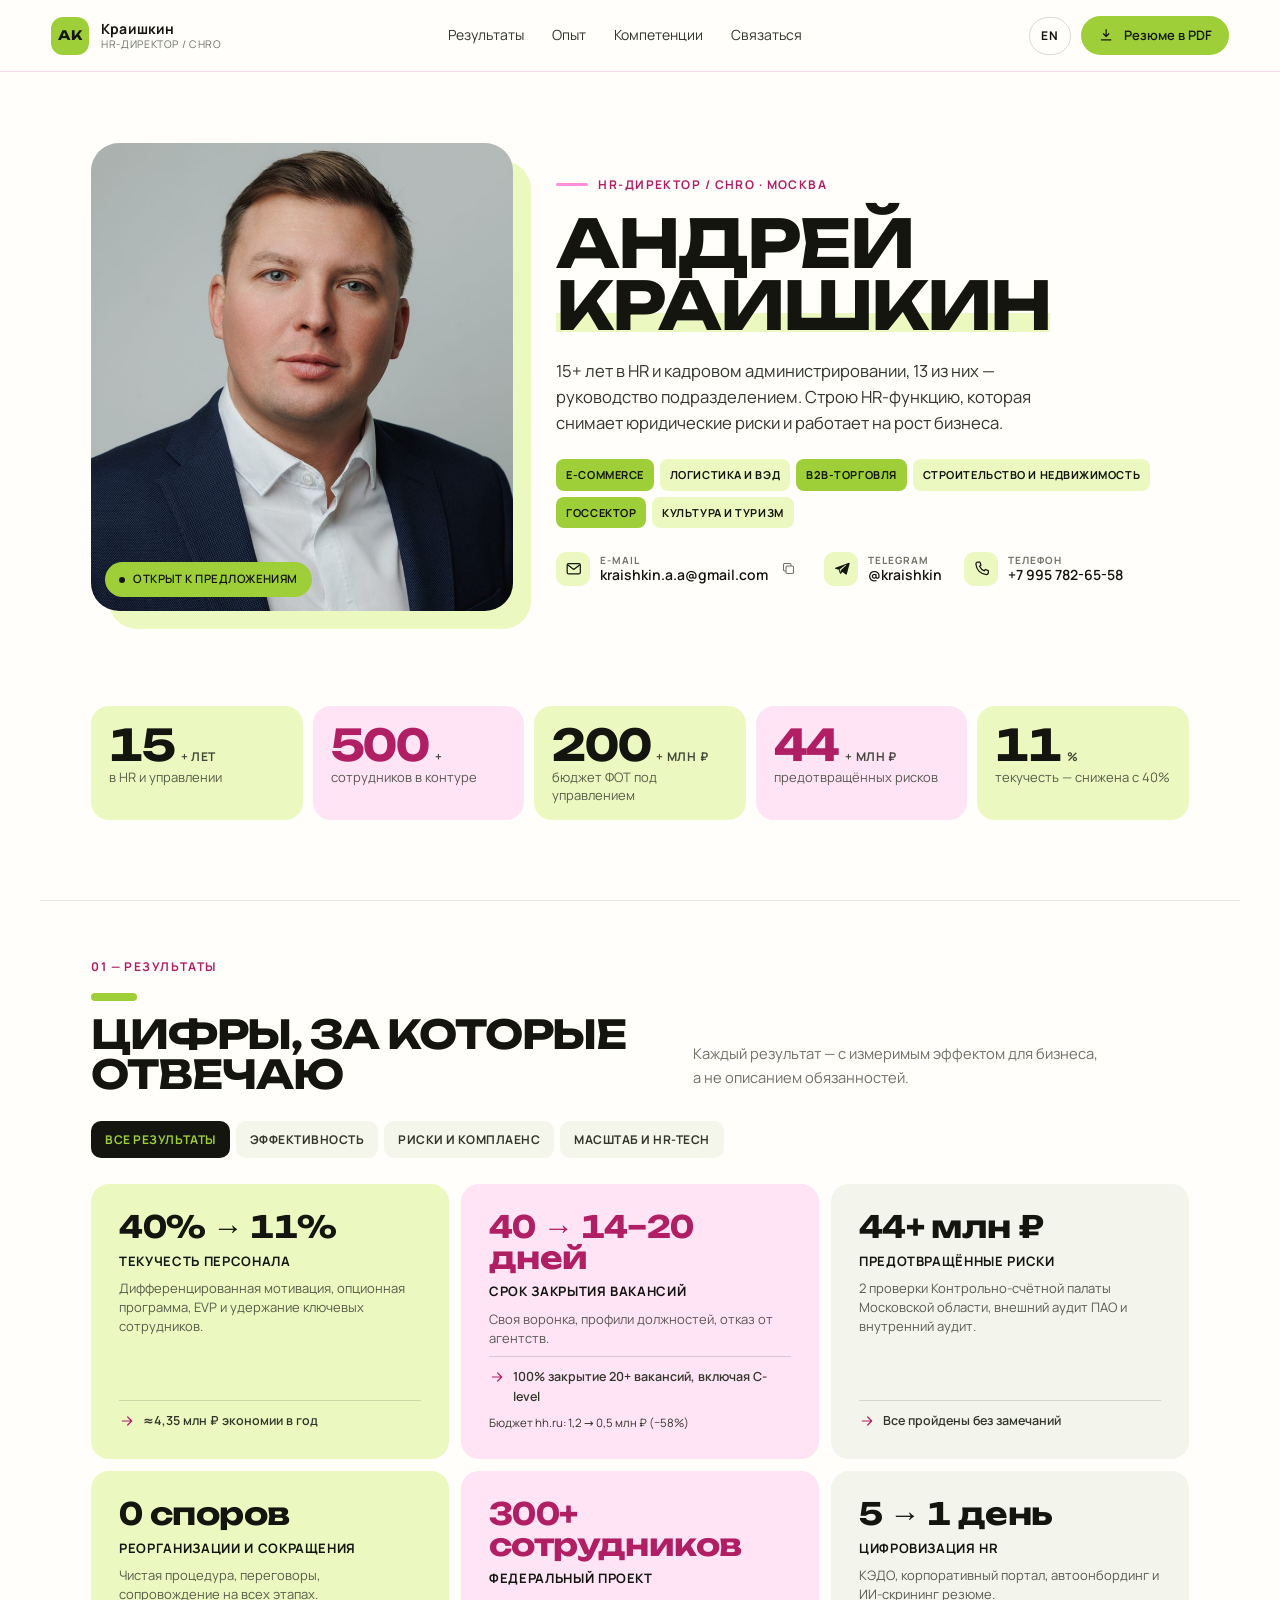
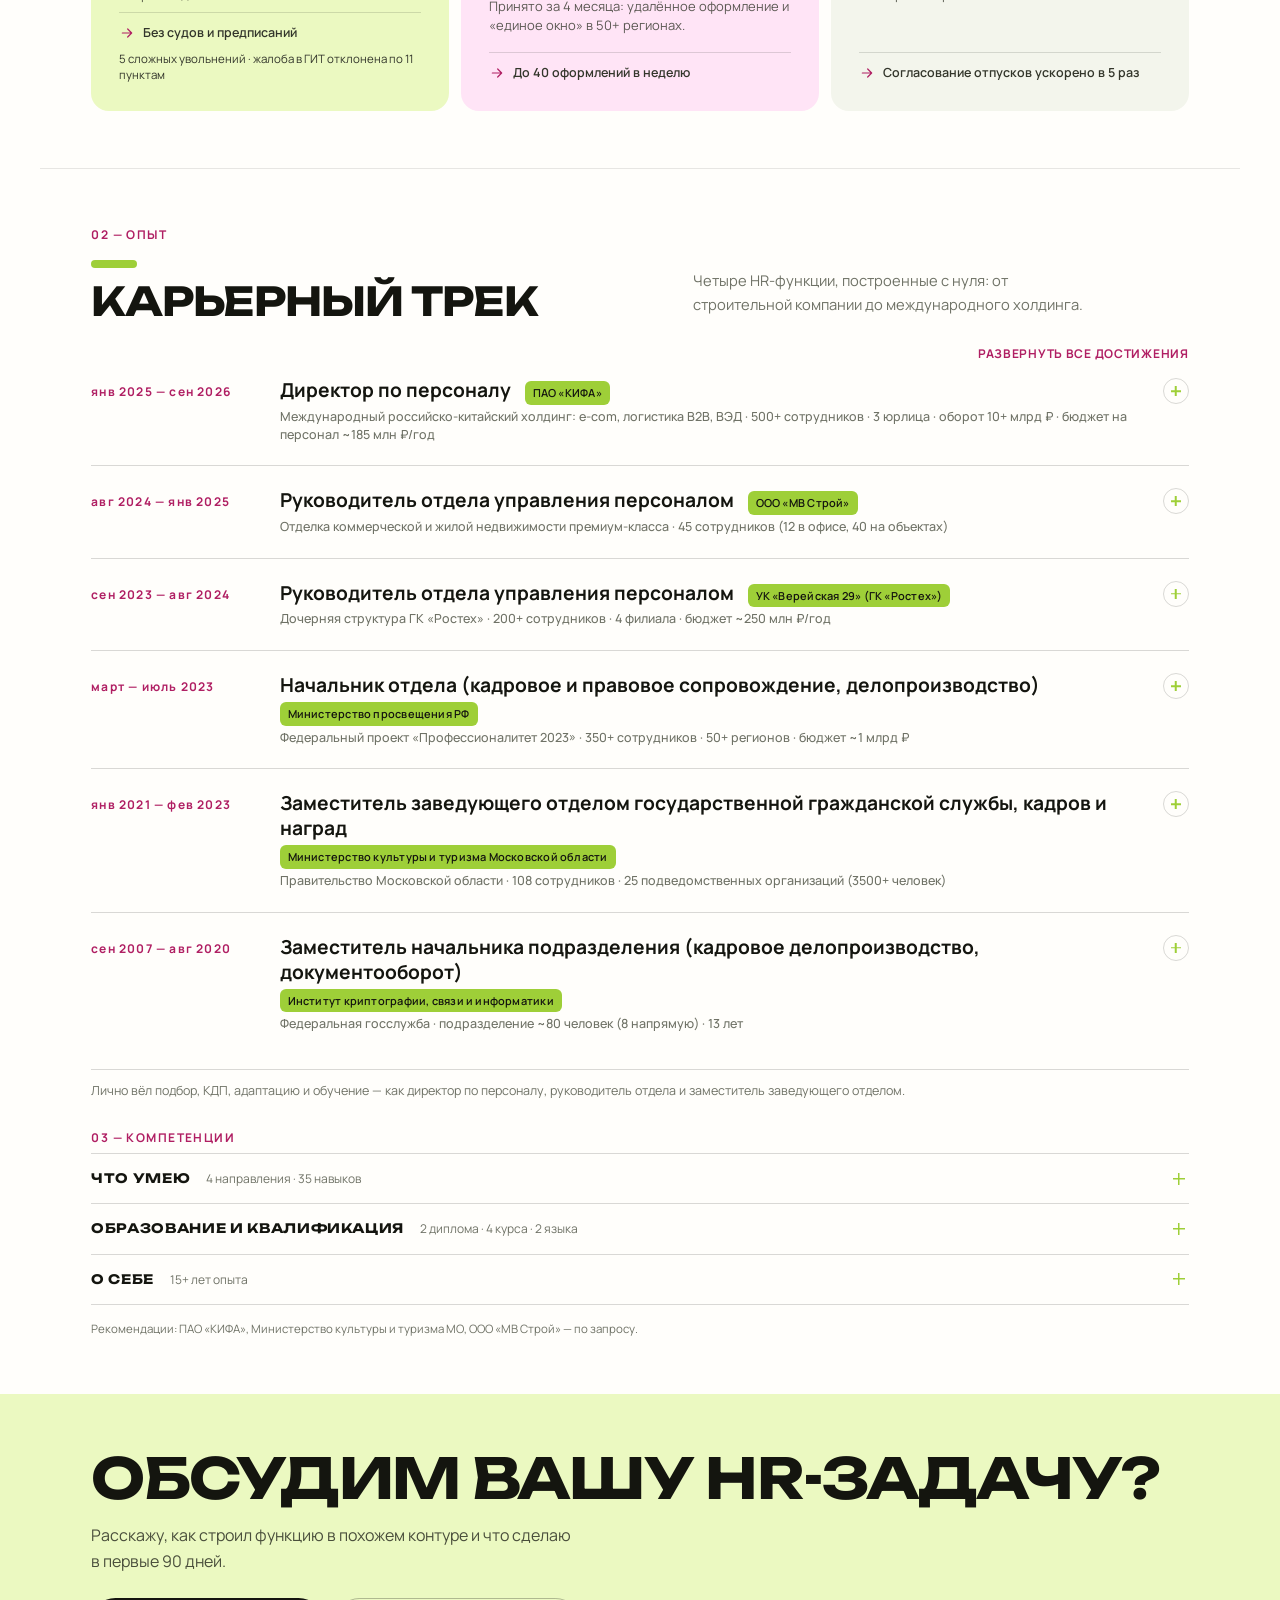
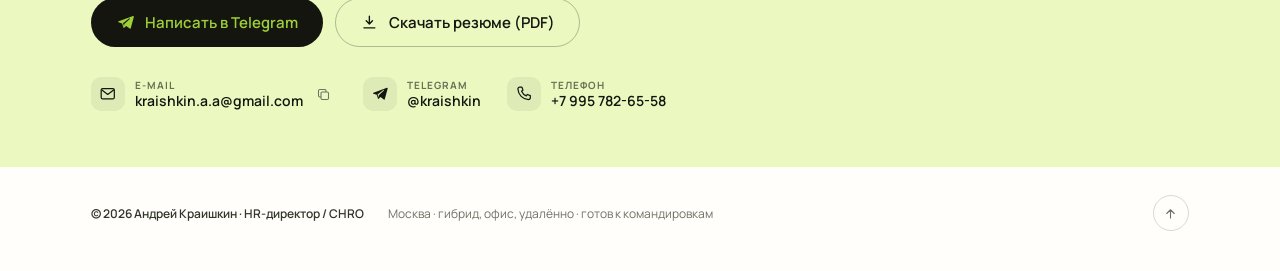
<file: index.html>
<!doctype html>
<html lang="ru">
<head>
<meta charset="utf-8">
<meta name="viewport" content="width=device-width, initial-scale=1">
<title>Андрей Краишкин — HR-директор / CHRO</title>
<meta name="description" content="HR-директор с 15+ годами опыта: построение HR-функции с нуля, трудовое право и комплаенс, снижение текучести с 40% до 11%, предотвращение рисков на 44+ млн ₽.">
<meta name="theme-color" content="#FFFEFB">
<meta property="og:type" content="profile">
<meta property="og:title" content="Андрей Краишкин — HR-директор / CHRO">
<meta property="og:description" content="Строю HR-функцию, которая снижает риски и работает на рост бизнеса.">
<meta property="og:image" content="https://kraishkinaa.github.io/assets/img/og-image.jpg">
<meta property="og:url" content="https://kraishkinaa.github.io/">
<meta name="twitter:card" content="summary_large_image">
<meta name="twitter:image" content="https://kraishkinaa.github.io/assets/img/og-image.jpg">
<link rel="canonical" href="https://kraishkinaa.github.io/">
<link rel="icon" href="assets/img/favicon.svg" type="image/svg+xml">
<link rel="preload" href="assets/fonts/manrope-normal-200_800-cyrillic.woff2" as="font" type="font/woff2" crossorigin>
<link rel="preload" href="assets/fonts/unbounded-normal-200_900-cyrillic.woff2" as="font" type="font/woff2" crossorigin>
<link rel="stylesheet" href="assets/fonts/fonts.css">
<link rel="stylesheet" href="assets/styles/base.css">
<link rel="stylesheet" href="assets/styles/theme-template.css">
<link rel="stylesheet" href="assets/styles/theme-signal.css">
<link rel="stylesheet" href="assets/styles/theme-onyx.css">
<link rel="stylesheet" href="assets/styles/theme-onyx-steel.css">
<link rel="stylesheet" href="assets/styles/theme-onyx-bordeaux.css">
<script defer src="assets/content.js"></script>
<script defer src="assets/app.js"></script>
</head>
<body class="theme-template">

<svg class="sprite" aria-hidden="true" focusable="false">
  <symbol id="i-arrow" viewBox="0 0 24 24"><path d="M5 12h13M13 6l6 6-6 6" fill="none" stroke="currentColor" stroke-width="1.8" stroke-linecap="round" stroke-linejoin="round"/></symbol>
  <symbol id="i-mail" viewBox="0 0 24 24"><rect x="3" y="5" width="18" height="14" rx="2" fill="none" stroke="currentColor" stroke-width="1.7"/><path d="m4 7 8 6 8-6" fill="none" stroke="currentColor" stroke-width="1.7" stroke-linecap="round" stroke-linejoin="round"/></symbol>
  <symbol id="i-phone" viewBox="0 0 24 24"><path d="M6.5 3h3l1.5 4-2 1.5a13 13 0 0 0 6.5 6.5L17 13l4 1.5v3A2.5 2.5 0 0 1 18.5 20C10.5 19.5 4.5 13.5 4 5.5A2.5 2.5 0 0 1 6.5 3Z" fill="none" stroke="currentColor" stroke-width="1.7" stroke-linejoin="round"/></symbol>
  <symbol id="i-tg" viewBox="0 0 24 24"><path d="M21 4 3.4 10.6c-1 .4-1 1 0 1.3l4.4 1.4 1.7 5.2c.2.6.5.7 1 .3l2.5-2.3 4.6 3.4c.7.5 1.2.2 1.4-.7L22.8 5c.2-1-.4-1.4-1.8-1Zm-3.3 3.6-7.1 6.5-.3 3-1.3-4 8-6.3c.5-.4.9-.1.7.8Z" fill="currentColor"/></symbol>
  <symbol id="i-download" viewBox="0 0 24 24"><path d="M12 4v10m0 0 4-4m-4 4-4-4M5 19h14" fill="none" stroke="currentColor" stroke-width="1.8" stroke-linecap="round" stroke-linejoin="round"/></symbol>
  <symbol id="i-copy" viewBox="0 0 24 24"><rect x="8" y="8" width="12" height="12" rx="2" fill="none" stroke="currentColor" stroke-width="1.7"/><path d="M16 8V6a2 2 0 0 0-2-2H6a2 2 0 0 0-2 2v8a2 2 0 0 0 2 2h2" fill="none" stroke="currentColor" stroke-width="1.7"/></symbol>
  <symbol id="i-up" viewBox="0 0 24 24"><path d="M12 19V6m0 0-6 6m6-6 6 6" fill="none" stroke="currentColor" stroke-width="1.8" stroke-linecap="round" stroke-linejoin="round"/></symbol>
</svg>

<a class="skip" href="#main">К содержанию</a>
<div class="progress" aria-hidden="true"><span id="progressBar"></span></div>

<header class="topbar">
  <a class="brand" href="#top">
    <span class="brand-mark" aria-hidden="true">АК</span>
    <span class="brand-text">
      <strong data-i18n="hero.lastName">Краишкин</strong>
      <span data-i18n="hero.roleShort">HR-директор / CHRO</span>
    </span>
  </a>
  <nav class="nav" aria-label="Основная навигация">
    <a href="#results" data-i18n="ui.navResults">Результаты</a>
    <a href="#experience" data-i18n="ui.navExperience">Опыт</a>
    <a href="#skills" data-i18n="ui.navSkills">Компетенции</a>
    <a href="#contact" data-i18n="ui.navContact">Связаться</a>
  </nav>
  <div class="topbar-actions">
    <button class="lang-btn" id="langToggle" type="button" title="Переключить язык">EN</button>
    <a class="btn btn-small" href="resume.html" target="_blank" rel="noopener">
      <svg class="icon" aria-hidden="true"><use href="#i-download"></use></svg>
      <span data-i18n="ui.resume">Резюме в PDF</span>
    </a>
  </div>
</header>

<main id="main">
  <section class="hero" id="top" aria-labelledby="heroName">
    <div class="hero-media">
      <img src="assets/img/photo-1200.jpg" srcset="assets/img/photo-800.jpg 800w, assets/img/photo-1200.jpg 1200w" sizes="(max-width: 760px) 92vw, 40vw" alt="Андрей Краишкин, HR-директор" width="1200" height="1500">
      <p class="photo-badge"><span class="dot"></span><span data-i18n="ui.status">Открыт к предложениям</span></p>
    </div>

    <div class="hero-copy">
      <p class="eyebrow" data-i18n="hero.eyebrow">HR-директор / CHRO · Москва</p>
      <h1 id="heroName">
        <span class="h1-first" data-i18n="hero.firstName">Андрей</span>
        <span class="h1-last" data-i18n="hero.lastName">Краишкин</span>
      </h1>
      <p class="hero-lead" data-i18n="hero.lead"></p>
      <ul class="tags" id="heroTags" aria-label="Отрасли"></ul>
      <ul class="contacts" id="heroContacts"></ul>
    </div>

    <ul class="hero-stats" id="heroStats" aria-label="Ключевые показатели"></ul>
  </section>

  <section class="section results" id="results" aria-labelledby="resultsTitle">
    <header class="section-head">
      <p class="kicker" data-i18n="results.kicker">01 — Результаты</p>
      <h2 id="resultsTitle" data-i18n="results.title">Цифры, за которые отвечаю</h2>
      <p class="section-sub" data-i18n="results.sub"></p>
    </header>
    <div class="tabs" id="resultTabs" role="tablist" aria-label="Фильтр результатов"></div>
    <div class="cards" id="resultCards"></div>
  </section>

  <section class="section experience" id="experience" aria-labelledby="experienceTitle">
    <header class="section-head">
      <p class="kicker" data-i18n="experience.kicker">02 — Опыт</p>
      <h2 id="experienceTitle" data-i18n="experience.title">Карьерный трек</h2>
      <p class="section-sub" data-i18n="experience.sub"></p>
    </header>
    <div class="experience-tools">
      <button class="link-btn" id="toggleAll" type="button" aria-expanded="false" data-i18n="ui.expandAll">Развернуть все достижения</button>
    </div>
    <ol class="timeline" id="timeline"></ol>
    <p class="timeline-note" id="timelineNote"></p>

    <p class="kicker panels-kicker" data-i18n="skills.kicker">03 — Компетенции</p>
    <div class="panels" id="skills">
      <details class="panel">
        <summary>
          <span class="panel-title" data-i18n="skills.title">Что умею</span>
          <span class="panel-count" data-i18n="ui.skillsSummary">4 направления · 35 навыков</span>
        </summary>
        <div class="panel-body">
          <div class="skill-groups" id="skillGroups"></div>
        </div>
      </details>
      <details class="panel">
        <summary>
          <span class="panel-title" data-i18n="ui.eduSummary">Образование и квалификация</span>
          <span class="panel-count" data-i18n="ui.eduCount">2 диплома · 4 курса · 2 языка</span>
        </summary>
        <div class="panel-body">
          <div class="credentials">
            <div class="cred-block">
              <h3 data-i18n="skills.educationTitle">Образование</h3>
              <ul class="edu-list" id="eduList"></ul>
            </div>
            <div class="cred-block">
              <h3 data-i18n="skills.coursesTitle">Повышение квалификации</h3>
              <ul class="course-list" id="courseList"></ul>
            </div>
            <div class="cred-block">
              <h3 data-i18n="skills.languagesTitle">Языки</h3>
              <ul class="lang-list" id="langList"></ul>
            </div>
          </div>
        </div>
      </details>
      <details class="panel">
        <summary>
          <span class="panel-title" data-i18n="ui.aboutSummary">О себе</span>
          <span class="panel-count" data-i18n="ui.aboutCount">18 лет опыта</span>
        </summary>
        <div class="panel-body">
          <p class="about-text" id="aboutText"></p>
        </div>
      </details>
    </div>
    <p class="recommendations" id="recommendations"></p>
  </section>

  <section class="cta" id="contact" aria-labelledby="ctaTitle">
    <div class="cta-inner">
      <h2 id="ctaTitle" data-i18n="cta.title">Обсудим вашу HR-задачу?</h2>
      <p data-i18n="cta.text"></p>
      <div class="cta-actions">
        <a class="btn btn-primary" id="ctaTelegram" href="https://t.me/kraishkin" target="_blank" rel="noopener">
          <svg class="icon" aria-hidden="true"><use href="#i-tg"></use></svg>
          <span data-i18n="cta.primary">Написать в Telegram</span>
        </a>
        <a class="btn btn-ghost" href="resume.html" target="_blank" rel="noopener">
          <svg class="icon" aria-hidden="true"><use href="#i-download"></use></svg>
          <span data-i18n="cta.secondary">Скачать резюме (PDF)</span>
        </a>
      </div>
      <ul class="contacts contacts-large" id="ctaContacts"></ul>
    </div>
  </section>
</main>

<footer class="footer">
  <p class="footer-name">© <span id="year">2026</span> <span data-i18n="meta.name">Андрей Краишкин</span> · <span data-i18n="ui.footerRole">HR-директор / CHRO</span></p>
  <p class="footer-note" data-i18n="footer.note"></p>
  <a class="to-top" href="#top" aria-label="Наверх"><svg class="icon" aria-hidden="true"><use href="#i-up"></use></svg></a>
</footer>

<div class="theme-switch" id="themeSwitch" role="group" aria-label="Вариант оформления" hidden>
  <span class="theme-switch-label" data-i18n="ui.themeLabel">Вариант:</span>
  <button type="button" data-theme="template" data-i18n="ui.themes.template">Шаблон</button>
  <button type="button" data-theme="signal" data-i18n="ui.themes.signal">Signal</button>
  <button type="button" data-theme="onyx" data-i18n="ui.themes.onyx">Onyx</button>
  <button type="button" data-theme="onyx-steel" data-i18n="ui.themes.steel">Steel</button>
  <button type="button" data-theme="onyx-bordeaux" data-i18n="ui.themes.bordeaux">Бордо</button>
</div>

<div class="toast" id="toast" role="status" aria-live="polite"></div>
</body>
</html>
</file>
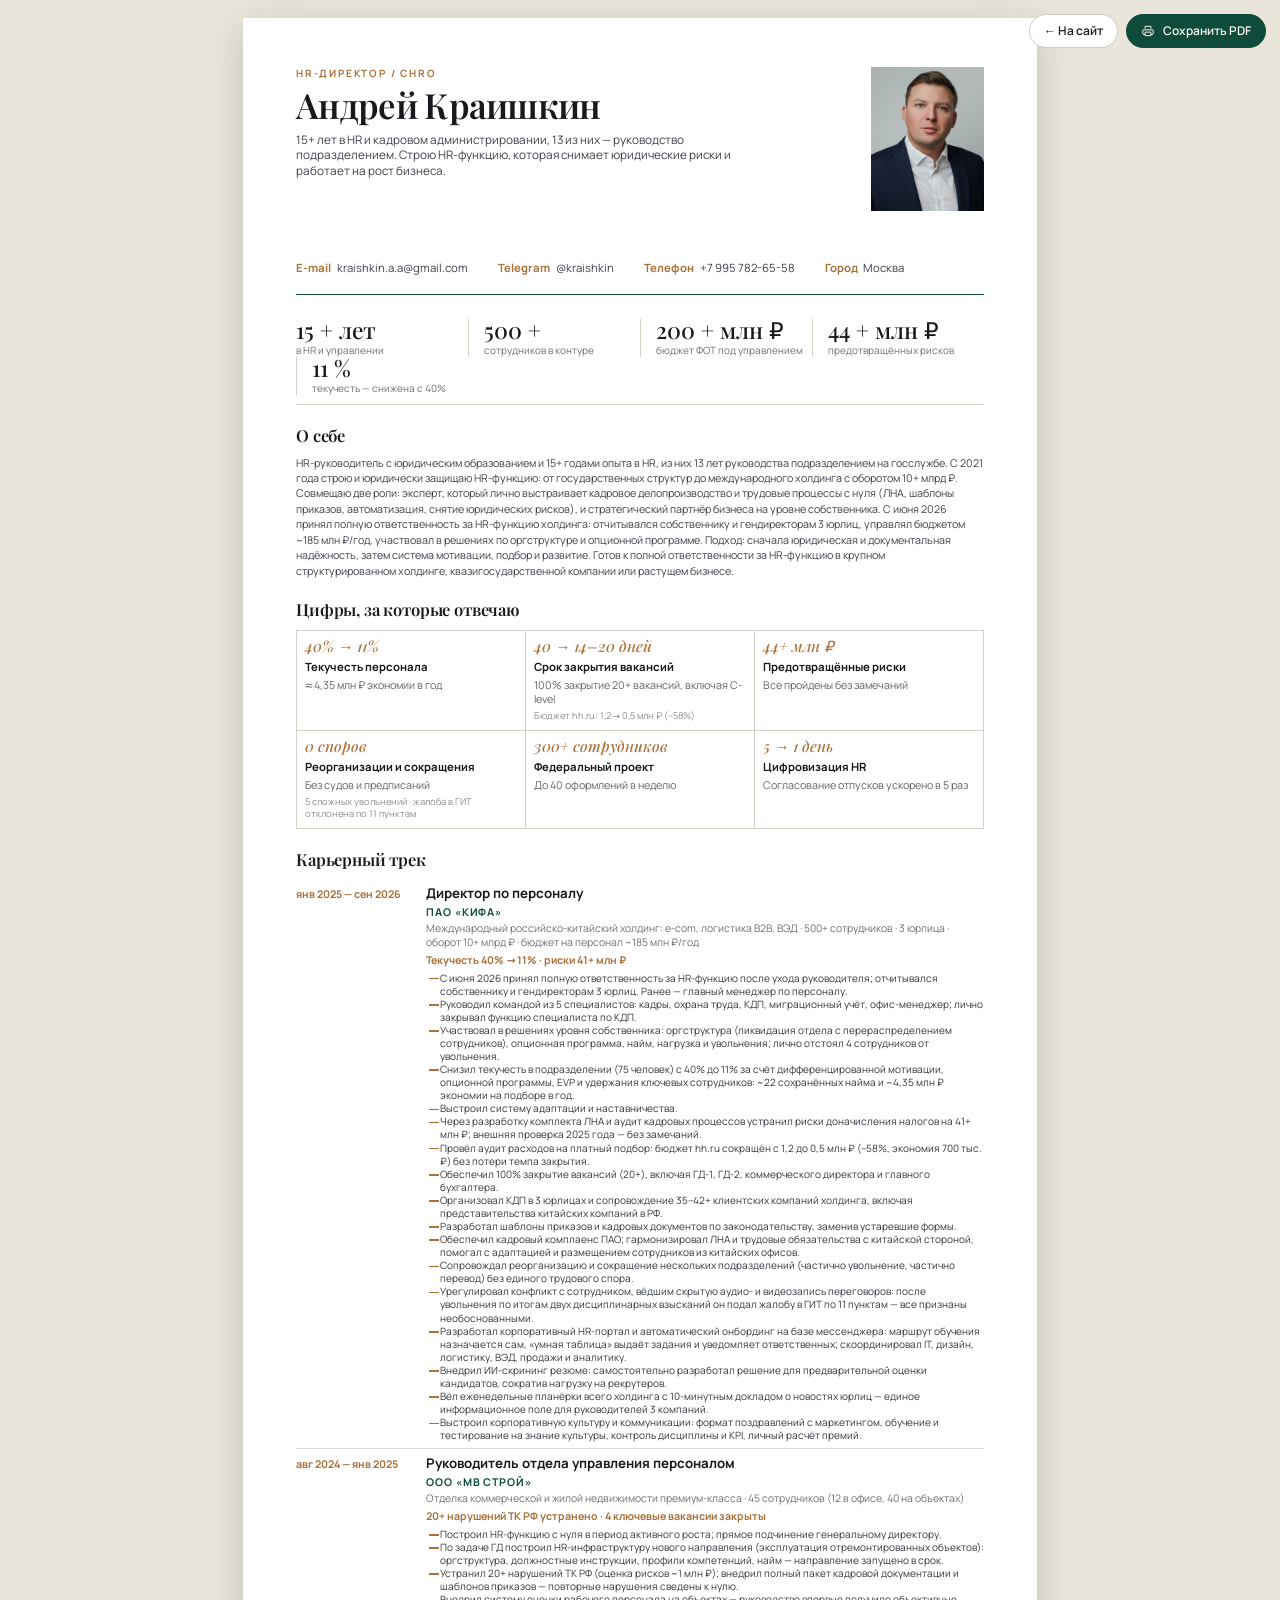
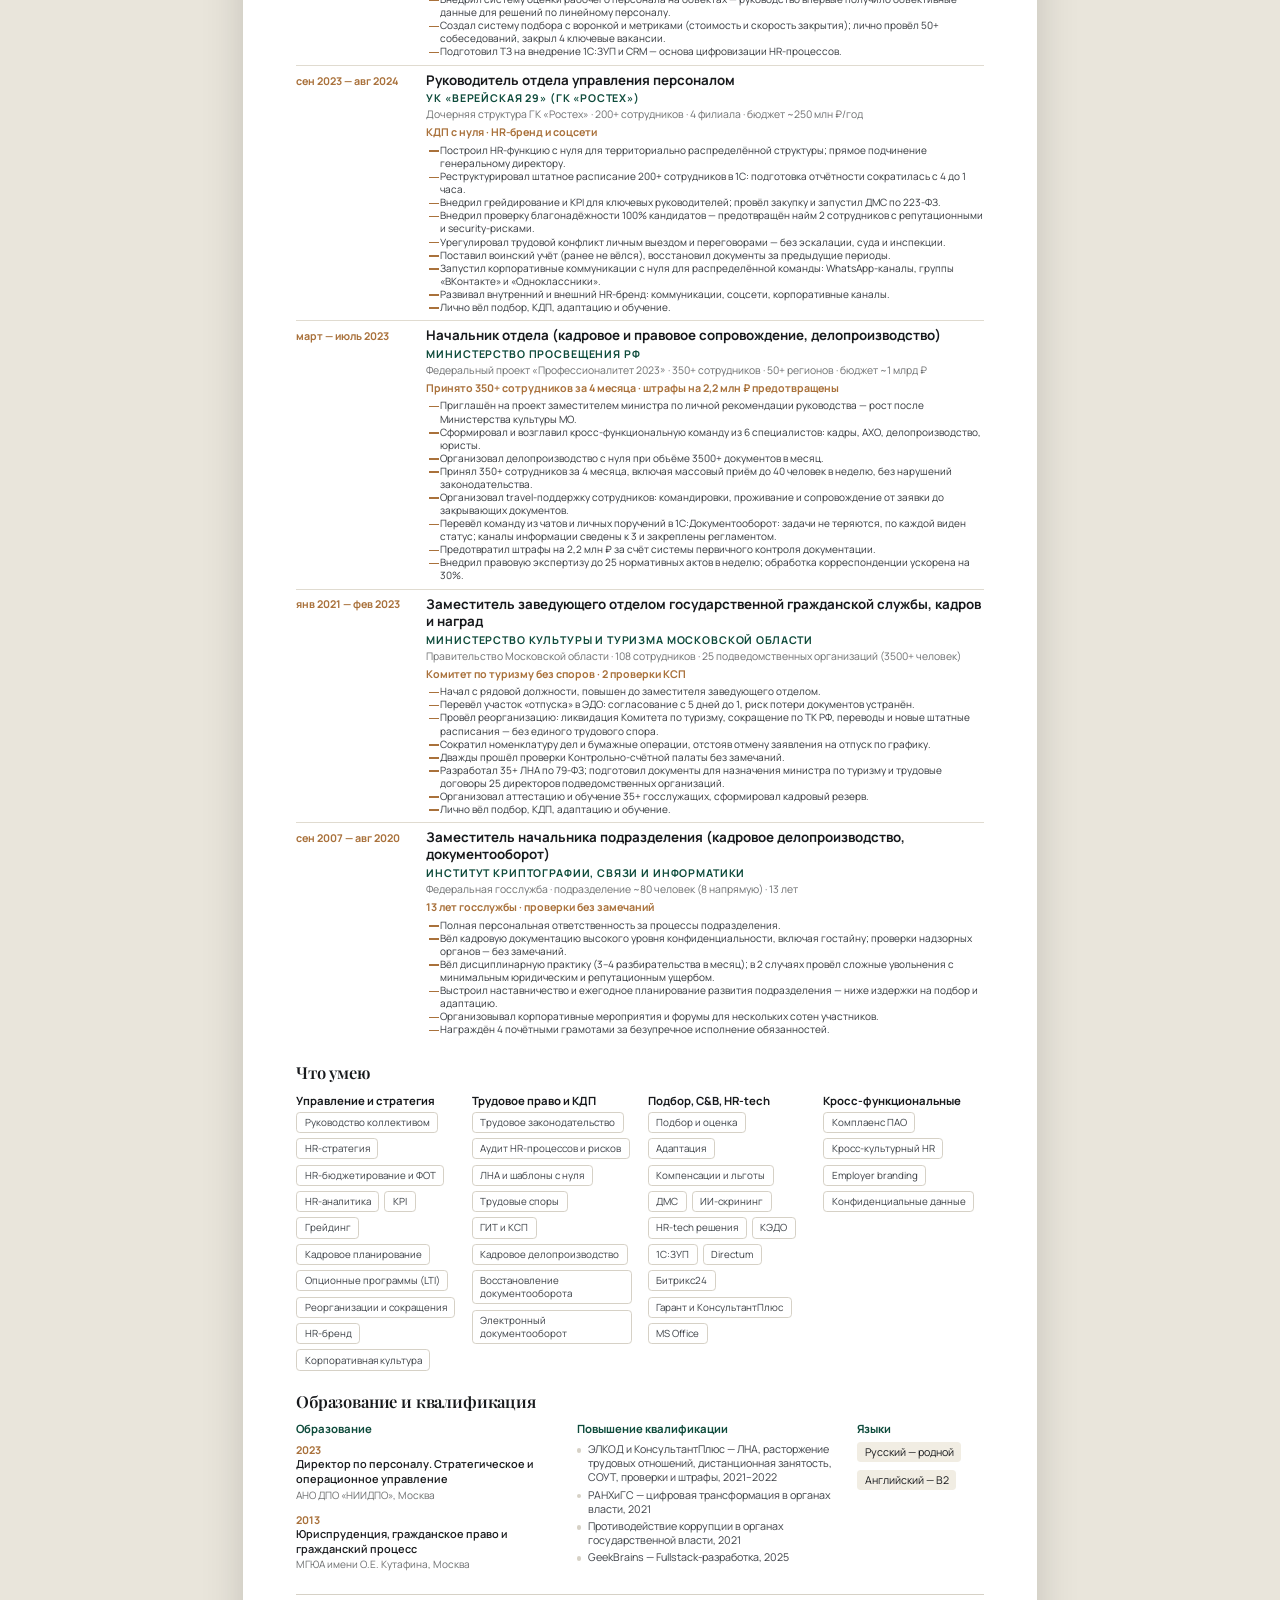
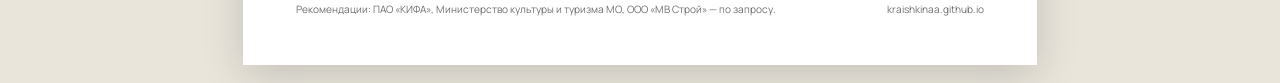
<file: resume.html>
<!doctype html>
<html lang="ru">
<head>
<meta charset="utf-8">
<meta name="viewport" content="width=device-width, initial-scale=1">
<title>Андрей Краишкин — резюме</title>
<meta name="description" content="Резюме Андрея Краишкина, HR-директора: опыт, результаты, компетенции.">
<link rel="icon" href="assets/img/favicon.svg" type="image/svg+xml">
<link rel="stylesheet" href="assets/fonts/fonts.css">
<link rel="stylesheet" href="assets/styles/resume.css">
</head>
<body>

<div class="toolbar">
  <a href="index.html">← На сайт</a>
  <button type="button" class="primary" id="printBtn">
    <svg viewBox="0 0 24 24" aria-hidden="true"><path d="M7 8V4h10v4M7 18H5a2 2 0 0 1-2-2v-4a2 2 0 0 1 2-2h14a2 2 0 0 1 2 2v4a2 2 0 0 1-2 2h-2M7 14h10v6H7z" fill="none" stroke="currentColor" stroke-width="1.7" stroke-linejoin="round"/></svg>
    Сохранить PDF
  </button>
</div>

<main class="sheet" id="sheet"></main>

<script src="assets/content.js"></script>
<script>
(function () {
  "use strict";
  var R = window.RESUME;
  var params = new URLSearchParams(location.search);
  var lang = params.get("lang") === "en" ? "en" : "ru";
  var L = R[lang];

  function esc(v) {
    return String(v).replace(/&/g, "&amp;").replace(/</g, "&lt;").replace(/>/g, "&gt;").replace(/"/g, "&quot;");
  }

  var jobs = L.experience.jobs.map(function (job) {
    return '<article class="r-job">' +
      '<p class="period">' + esc(job.period) + "</p>" +
      "<div>" +
        "<h3>" + esc(job.role) + "</h3>" +
        '<p class="company">' + esc(job.company) + "</p>" +
        '<p class="note">' + esc(job.note) + "</p>" +
        '<p class="metrics">' + esc(job.lead) + "</p>" +
        "<ul>" + job.points.map(function (p) { return "<li>" + esc(p) + "</li>"; }).join("") + "</ul>" +
      "</div>" +
    "</article>";
  }).join("");

  var cards = L.results.cards.map(function (c) {
    return '<div class="r-card">' +
      "<b>" + esc(c.metric) + "</b>" +
      "<strong>" + esc(c.title) + "</strong>" +
      "<p>" + esc(c.outcome) + "</p>" +
      (c.note ? '<p class="r-note">' + esc(c.note) + "</p>" : "") +
    "</div>";
  }).join("");

  var metrics = L.hero.stats.map(function (s) {
    return "<div><strong>" + esc(s.value).replace(".", ",") + " " + esc(s.suffix) + "</strong><small>" + esc(s.label) + "</small></div>";
  }).join("");

  var skills = L.skills.groups.map(function (g) {
    return '<div class="r-skill"><h3>' + esc(g.title) + "</h3><ul class=\"r-chips\">" +
      g.items.map(function (i) { return "<li>" + esc(i) + "</li>"; }).join("") + "</ul></div>";
  }).join("");

  var edu = L.skills.education.map(function (e) {
    return '<div class="r-edu"><b>' + esc(e.year) + "</b><p>" + esc(e.title) + "</p><small>" + esc(e.place) + "</small></div>";
  }).join("");

  var courses = L.skills.courses.map(function (c) { return "<li>" + esc(c) + "</li>"; }).join("");
  var langs = L.skills.languages.map(function (l) { return "<li>" + esc(l) + "</li>"; }).join("");
  var eduTitle = lang === "ru" ? "Образование и квалификация" : "Education and qualifications";

  document.documentElement.lang = lang;
  document.title = lang === "ru" ? "Андрей Краишкин — резюме" : "Andrey Kraishkin — resume";
  var backLink = document.querySelector(".toolbar a");
  if (backLink) backLink.textContent = lang === "ru" ? "← На сайт" : "← Back to site";
  var printLabel = document.getElementById("printBtn");
  if (printLabel) printLabel.lastChild.nodeValue = lang === "ru" ? " Сохранить PDF" : " Save PDF";

  document.getElementById("sheet").innerHTML =
    '<header class="r-head">' +
      "<div>" +
        '<p class="r-role">' + esc(L.hero.roleShort) + "</p>" +
        "<h1>" + esc(L.hero.firstName) + " " + esc(L.hero.lastName) + "</h1>" +
        '<p class="r-lead">' + esc(L.hero.lead) + "</p>" +
      "</div>" +
      '<img src="' + esc(R.meta.photo) + '" alt="' + esc(L.meta.name) + '">' +
      '<ul class="r-contacts">' +
        "<li><span>E-mail</span> " + esc(R.meta.email) + "</li>" +
        "<li><span>Telegram</span> " + esc(R.meta.telegram) + "</li>" +
        "<li><span>" + (lang === "ru" ? "Телефон" : "Phone") + "</span> " + esc(R.meta.phone) + "</li>" +
        "<li><span>" + (lang === "ru" ? "Город" : "Location") + "</span> " + esc(R.meta.city) + "</li>" +
      "</ul>" +
    "</header>" +
    '<section class="r-metrics">' + metrics + "</section>" +
    '<section class="r-section"><h2>' + esc(L.about.title) + '</h2><p class="r-about-text">' + esc(L.about.text) + "</p></section>" +
    '<section class="r-section"><h2>' + esc(L.results.title) + "</h2><div class=\"r-cards\">" + cards + "</div></section>" +
    '<section class="r-section"><h2>' + esc(L.experience.title) + "</h2>" + jobs + "</section>" +
    '<section class="r-section"><h2>' + esc(L.skills.title) + '</h2><div class="r-skill-groups">' + skills + "</div></section>" +
    '<section class="r-section"><h2>' + esc(eduTitle) + '</h2><div class="r-creds-grid">' +
      "<div><h3>" + esc(L.skills.educationTitle) + "</h3>" + edu + "</div>" +
      "<div><h3>" + esc(L.skills.coursesTitle) + '</h3><ul class="r-list">' + courses + "</ul></div>" +
      "<div><h3>" + esc(L.skills.languagesTitle) + '</h3><ul class="r-langs">' + langs + "</ul></div>" +
    "</div></section>" +
    '<footer class="r-foot"><span>' + esc(L.footer.recommendations) + "</span><span>kraishkinaa.github.io</span></footer>";

  document.getElementById("printBtn").addEventListener("click", function () { window.print(); });
  if (params.get("print") === "1") window.addEventListener("load", function () { setTimeout(function () { window.print(); }, 400); });
})();
</script>
</body>
</html>
</file>
<file: assets/fonts/fonts.css>
/* Self-hosted Google Fonts: Unbounded, Manrope, Playfair Display (cyrillic + latin) */
@font-face {
  font-family: 'Unbounded';
  font-style: normal;
  font-weight: 200 900;
  font-display: swap;
  src: url(./unbounded-normal-200_900-cyrillic-ext.woff2) format('woff2');
  unicode-range: U+0460-052F, U+1C80-1C8A, U+20B4, U+2DE0-2DFF, U+A640-A69F, U+FE2E-FE2F;
}
@font-face {
  font-family: 'Unbounded';
  font-style: normal;
  font-weight: 200 900;
  font-display: swap;
  src: url(./unbounded-normal-200_900-cyrillic.woff2) format('woff2');
  unicode-range: U+0301, U+0400-045F, U+0490-0491, U+04B0-04B1, U+2116;
}
@font-face {
  font-family: 'Unbounded';
  font-style: normal;
  font-weight: 200 900;
  font-display: swap;
  src: url(./unbounded-normal-200_900-latin-ext.woff2) format('woff2');
  unicode-range: U+0100-02BA, U+02BD-02C5, U+02C7-02CC, U+02CE-02D7, U+02DD-02FF, U+0304, U+0308, U+0329, U+1D00-1DBF, U+1E00-1E9F, U+1EF2-1EFF, U+2020, U+20A0-20AB, U+20AD-20C4, U+2113, U+2C60-2C7F, U+A720-A7FF;
}
@font-face {
  font-family: 'Unbounded';
  font-style: normal;
  font-weight: 200 900;
  font-display: swap;
  src: url(./unbounded-normal-200_900-latin.woff2) format('woff2');
  unicode-range: U+0000-00FF, U+0131, U+0152-0153, U+02BB-02BC, U+02C6, U+02DA, U+02DC, U+0304, U+0308, U+0329, U+2000-206F, U+20AC, U+2122, U+2191, U+2193, U+2212, U+2215, U+FEFF, U+FFFD;
}
@font-face {
  font-family: 'Manrope';
  font-style: normal;
  font-weight: 200 800;
  font-display: swap;
  src: url(./manrope-normal-200_800-cyrillic-ext.woff2) format('woff2');
  unicode-range: U+0460-052F, U+1C80-1C8A, U+20B4, U+2DE0-2DFF, U+A640-A69F, U+FE2E-FE2F;
}
@font-face {
  font-family: 'Manrope';
  font-style: normal;
  font-weight: 200 800;
  font-display: swap;
  src: url(./manrope-normal-200_800-cyrillic.woff2) format('woff2');
  unicode-range: U+0301, U+0400-045F, U+0490-0491, U+04B0-04B1, U+2116;
}
@font-face {
  font-family: 'Manrope';
  font-style: normal;
  font-weight: 200 800;
  font-display: swap;
  src: url(./manrope-normal-200_800-latin-ext.woff2) format('woff2');
  unicode-range: U+0100-02BA, U+02BD-02C5, U+02C7-02CC, U+02CE-02D7, U+02DD-02FF, U+0304, U+0308, U+0329, U+1D00-1DBF, U+1E00-1E9F, U+1EF2-1EFF, U+2020, U+20A0-20AB, U+20AD-20C4, U+2113, U+2C60-2C7F, U+A720-A7FF;
}
@font-face {
  font-family: 'Manrope';
  font-style: normal;
  font-weight: 200 800;
  font-display: swap;
  src: url(./manrope-normal-200_800-latin.woff2) format('woff2');
  unicode-range: U+0000-00FF, U+0131, U+0152-0153, U+02BB-02BC, U+02C6, U+02DA, U+02DC, U+0304, U+0308, U+0329, U+2000-206F, U+20AC, U+2122, U+2191, U+2193, U+2212, U+2215, U+FEFF, U+FFFD;
}
@font-face {
  font-family: 'Playfair Display';
  font-style: italic;
  font-weight: 400 900;
  font-display: swap;
  src: url(./playfair-italic-400_900-cyrillic.woff2) format('woff2');
  unicode-range: U+0301, U+0400-045F, U+0490-0491, U+04B0-04B1, U+2116;
}
@font-face {
  font-family: 'Playfair Display';
  font-style: italic;
  font-weight: 400 900;
  font-display: swap;
  src: url(./playfair-italic-400_900-latin-ext.woff2) format('woff2');
  unicode-range: U+0100-02BA, U+02BD-02C5, U+02C7-02CC, U+02CE-02D7, U+02DD-02FF, U+0304, U+0308, U+0329, U+1D00-1DBF, U+1E00-1E9F, U+1EF2-1EFF, U+2020, U+20A0-20AB, U+20AD-20C4, U+2113, U+2C60-2C7F, U+A720-A7FF;
}
@font-face {
  font-family: 'Playfair Display';
  font-style: italic;
  font-weight: 400 900;
  font-display: swap;
  src: url(./playfair-italic-400_900-latin.woff2) format('woff2');
  unicode-range: U+0000-00FF, U+0131, U+0152-0153, U+02BB-02BC, U+02C6, U+02DA, U+02DC, U+0304, U+0308, U+0329, U+2000-206F, U+20AC, U+2122, U+2191, U+2193, U+2212, U+2215, U+FEFF, U+FFFD;
}
@font-face {
  font-family: 'Playfair Display';
  font-style: normal;
  font-weight: 400 900;
  font-display: swap;
  src: url(./playfair-normal-400_900-cyrillic.woff2) format('woff2');
  unicode-range: U+0301, U+0400-045F, U+0490-0491, U+04B0-04B1, U+2116;
}
@font-face {
  font-family: 'Playfair Display';
  font-style: normal;
  font-weight: 400 900;
  font-display: swap;
  src: url(./playfair-normal-400_900-latin-ext.woff2) format('woff2');
  unicode-range: U+0100-02BA, U+02BD-02C5, U+02C7-02CC, U+02CE-02D7, U+02DD-02FF, U+0304, U+0308, U+0329, U+1D00-1DBF, U+1E00-1E9F, U+1EF2-1EFF, U+2020, U+20A0-20AB, U+20AD-20C4, U+2113, U+2C60-2C7F, U+A720-A7FF;
}
@font-face {
  font-family: 'Playfair Display';
  font-style: normal;
  font-weight: 400 900;
  font-display: swap;
  src: url(./playfair-normal-400_900-latin.woff2) format('woff2');
  unicode-range: U+0000-00FF, U+0131, U+0152-0153, U+02BB-02BC, U+02C6, U+02DA, U+02DC, U+0304, U+0308, U+0329, U+2000-206F, U+20AC, U+2122, U+2191, U+2193, U+2212, U+2215, U+FEFF, U+FFFD;
}
</file>
<file: assets/styles/base.css>
/* ---------- base: каркас, сетки, общие компоненты ---------- */

:root {
  --maxw: 1200px;
  --pad: clamp(20px, 4vw, 56px);
  --font-body: "Manrope", "Segoe UI", system-ui, sans-serif;
  --font-display: "Manrope", "Segoe UI", system-ui, sans-serif;
  --radius-sm: 8px;
  --radius: 16px;
  --radius-lg: 24px;
  --ink: #15171a;
  --ink-soft: #3c4046;
  --muted: #6b7076;
  --bg: #f6f2e9;
  --surface: #ffffff;
  --surface-2: #efe9dc;
  --line: rgba(21, 23, 26, 0.14);
  --accent: #0e4b3b;
  --accent-ink: #ffffff;
  --accent-soft: rgba(14, 75, 59, 0.08);
  --metric: #a9713b;
  --topbar-bg: rgba(246, 242, 233, 0.86);
  --shadow: none;
  --display-weight: 500;
  --display-tracking: -0.02em;
  --display-case: none;
  --ease: cubic-bezier(0.22, 0.61, 0.36, 1);
}

*,
*::before,
*::after { box-sizing: border-box; }

html {
  scroll-behavior: smooth;
  -webkit-text-size-adjust: 100%;
}

body {
  margin: 0;
  background: var(--bg);
  color: var(--ink);
  font-family: var(--font-body);
  font-size: 16px;
  line-height: 1.6;
  font-weight: 400;
  -webkit-font-smoothing: antialiased;
  overflow-x: hidden;
}

body.theme-signal { color-scheme: dark; }

img { max-width: 100%; display: block; }
svg { display: block; }
[hidden] { display: none !important; }

a { color: inherit; text-decoration: none; }

h1, h2, h3, p, ul, ol, figure { margin: 0; }
ul, ol { padding: 0; list-style: none; }

button {
  font: inherit;
  color: inherit;
  background: none;
  border: 0;
  cursor: pointer;
}

::selection { background: var(--accent); color: var(--accent-ink); }

:focus-visible {
  outline: 3px solid var(--accent);
  outline-offset: 3px;
  border-radius: 4px;
}

.sprite { position: absolute; width: 0; height: 0; overflow: hidden; }
.icon { width: 1.25em; height: 1.25em; flex: none; }

.skip {
  position: fixed;
  left: 16px;
  top: -60px;
  z-index: 100;
  padding: 10px 16px;
  background: var(--ink);
  color: var(--bg);
  border-radius: 8px;
  transition: top 0.2s var(--ease);
}
.skip:focus { top: 16px; }

.progress {
  position: fixed;
  inset: 0 0 auto;
  height: 3px;
  z-index: 60;
  pointer-events: none;
}
.progress span {
  display: block;
  height: 100%;
  width: 0;
  background: var(--accent);
}

/* ---------- шапка ---------- */

.topbar {
  position: sticky;
  top: 0;
  z-index: 50;
  display: flex;
  align-items: center;
  justify-content: space-between;
  gap: 24px;
  min-height: 72px;
  padding: 12px var(--pad);
  background: var(--topbar-bg);
  backdrop-filter: blur(14px);
  -webkit-backdrop-filter: blur(14px);
  border-bottom: 1px solid transparent;
  transition: border-color 0.25s var(--ease), background 0.25s var(--ease);
}
.topbar.is-scrolled { border-bottom-color: var(--line); }

.brand {
  display: flex;
  align-items: center;
  gap: 12px;
  min-width: 0;
}
.brand-mark {
  display: grid;
  place-items: center;
  width: 38px;
  height: 38px;
  flex: none;
  border-radius: 50%;
  background: var(--accent);
  color: var(--accent-ink);
  font-family: var(--font-display);
  font-size: 13px;
  letter-spacing: 0.02em;
}
.brand-text { display: flex; flex-direction: column; line-height: 1.2; }
.brand-text strong { font-size: 14px; font-weight: 700; letter-spacing: 0.01em; }
.brand-text span { font-size: 10.5px; color: var(--muted); letter-spacing: 0.06em; text-transform: uppercase; white-space: nowrap; }

.nav { display: flex; align-items: center; gap: clamp(14px, 2.2vw, 32px); }
.nav a {
  position: relative;
  font-size: 14px;
  color: var(--ink-soft);
  padding-block: 6px;
}
.nav a::after {
  content: "";
  position: absolute;
  left: 0;
  right: 100%;
  bottom: 0;
  height: 1px;
  background: var(--accent);
  transition: right 0.25s var(--ease);
}
.nav a:hover::after { right: 0; }

.topbar-actions { display: flex; align-items: center; gap: 10px; }

.lang-btn {
  display: grid;
  place-items: center;
  min-width: 42px;
  height: 38px;
  padding: 0 10px;
  border: 1px solid var(--line);
  border-radius: 999px;
  font-size: 12px;
  font-weight: 700;
  letter-spacing: 0.08em;
  transition: border-color 0.2s var(--ease), background 0.2s var(--ease);
}
.lang-btn:hover { border-color: var(--accent); background: var(--accent-soft); }

/* ---------- кнопки ---------- */

.btn {
  display: inline-flex;
  align-items: center;
  justify-content: center;
  gap: 10px;
  padding: 14px 24px;
  border-radius: 999px;
  border: 1px solid transparent;
  background: var(--accent);
  color: var(--accent-ink);
  font-size: 15px;
  font-weight: 600;
  line-height: 1.2;
  transition: transform 0.2s var(--ease), background 0.2s var(--ease), color 0.2s var(--ease), border-color 0.2s var(--ease);
}
.btn:hover { transform: translateY(-2px); }
.btn:active { transform: translateY(0); }

.btn-small { padding: 10px 16px; font-size: 13px; }

.btn-ghost {
  background: transparent;
  color: var(--ink);
  border-color: var(--line);
}
.btn-ghost:hover { border-color: var(--accent); background: var(--accent-soft); }

/* ---------- hero ---------- */

.hero {
  display: grid;
  grid-template-columns: minmax(280px, 0.82fr) minmax(0, 1.18fr);
  grid-template-areas:
    "media copy"
    "stats stats";
  gap: clamp(28px, 4vw, 64px) clamp(28px, 4vw, 72px);
  align-items: center;
  max-width: var(--maxw);
  margin-inline: auto;
  padding: clamp(32px, 5vh, 64px) var(--pad) clamp(40px, 6vh, 72px);
  min-height: calc(100svh - 72px);
}

.hero-media {
  grid-area: media;
  position: relative;
  align-self: end;
  justify-self: start;
  width: 100%;
  max-width: 460px;
}
.hero-media img {
  width: 100%;
  height: clamp(340px, 56vh, 600px);
  object-fit: cover;
  object-position: 50% 12%;
  border-radius: var(--radius-lg);
  background: var(--surface-2);
}
.photo-badge {
  position: absolute;
  left: 16px;
  bottom: 16px;
  display: inline-flex;
  align-items: center;
  gap: 8px;
  padding: 8px 14px;
  border-radius: 999px;
  background: var(--surface);
  color: var(--ink);
  font-size: 12px;
  font-weight: 600;
  letter-spacing: 0.02em;
  box-shadow: var(--shadow);
}
.dot {
  width: 8px;
  height: 8px;
  border-radius: 50%;
  background: var(--accent);
  box-shadow: 0 0 0 4px var(--accent-soft);
}

.hero-copy { grid-area: copy; min-width: 0; }

.eyebrow {
  display: inline-flex;
  align-items: center;
  gap: 10px;
  font-size: 12px;
  font-weight: 700;
  letter-spacing: 0.14em;
  text-transform: uppercase;
  color: var(--accent);
  margin-bottom: 18px;
}
.eyebrow::before {
  content: "";
  width: 28px;
  height: 2px;
  background: currentColor;
}

.hero h1 {
  font-family: var(--font-display);
  font-weight: var(--display-weight);
  font-size: clamp(44px, 7.4vw, 104px);
  line-height: 0.94;
  letter-spacing: var(--display-tracking);
  text-transform: var(--display-case);
}
.h1-first, .h1-last { display: block; }
.h1-last { color: var(--accent); }

.hero-lead {
  max-width: 46ch;
  margin-top: clamp(18px, 2.4vh, 28px);
  font-size: clamp(16px, 1.35vw, 19px);
  line-height: 1.55;
  color: var(--ink-soft);
}

.tags {
  display: flex;
  flex-wrap: wrap;
  gap: 8px;
  margin-top: clamp(20px, 2.6vh, 30px);
}
.tag {
  padding: 6px 12px;
  border-radius: 999px;
  background: var(--accent-soft);
  color: var(--ink-soft);
  font-size: 12px;
  font-weight: 600;
  letter-spacing: 0.01em;
}

.contacts {
  display: flex;
  flex-wrap: wrap;
  gap: 10px 22px;
  margin-top: clamp(20px, 2.6vh, 30px);
}
.contact-item { display: inline-flex; align-items: center; gap: 6px; }
.contact {
  display: inline-flex;
  align-items: center;
  gap: 10px;
  font-size: 14px;
  font-weight: 600;
  transition: color 0.2s var(--ease);
}
.contact:hover { color: var(--accent); }
.contact-icon {
  display: grid;
  place-items: center;
  width: 34px;
  height: 34px;
  border-radius: 50%;
  background: var(--accent-soft);
  color: var(--accent);
  flex: none;
}
.contact-body { display: flex; flex-direction: column; line-height: 1.25; }
.contact-label { font-size: 10px; font-weight: 700; letter-spacing: 0.1em; text-transform: uppercase; color: var(--muted); }

.copy {
  display: grid;
  place-items: center;
  width: 28px;
  height: 28px;
  border-radius: 50%;
  color: var(--muted);
  transition: color 0.2s var(--ease), background 0.2s var(--ease);
}
.copy:hover { color: var(--accent); background: var(--accent-soft); }
.copy .icon { width: 15px; height: 15px; }

.hero-stats {
  grid-area: stats;
  display: grid;
  grid-template-columns: repeat(5, 1fr);
  gap: clamp(14px, 1.6vw, 26px);
  border-top: 1px solid var(--line);
  padding-top: clamp(20px, 3vh, 32px);
}
.stat { display: flex; flex-direction: column; gap: 6px; }
.stat-figure { display: flex; flex-wrap: wrap; align-items: baseline; gap: 6px; }
.stat-value {
  font-family: var(--font-display);
  font-size: clamp(28px, 3.4vw, 44px);
  font-weight: 600;
  line-height: 1;
  letter-spacing: -0.02em;
  color: var(--accent);
  font-variant-numeric: tabular-nums;
}
.stat-suffix {
  font-size: 12px;
  font-weight: 700;
  letter-spacing: 0.06em;
  text-transform: uppercase;
  color: var(--metric);
}
.stat-label { font-size: 13px; color: var(--muted); line-height: 1.35; }

/* ---------- секции ---------- */

.section {
  max-width: var(--maxw);
  margin-inline: auto;
  padding: clamp(38px, 4.4vw, 62px) var(--pad);
  border-top: 1px solid var(--line);
  scroll-margin-top: 84px;
}

.section-head {
  display: grid;
  grid-template-columns: minmax(0, 1fr) minmax(0, 0.9fr);
  gap: 8px clamp(24px, 4vw, 72px);
  align-items: end;
  margin-bottom: clamp(16px, 2vw, 26px);
}
.kicker {
  grid-column: 1 / -1;
  font-size: 12px;
  font-weight: 700;
  letter-spacing: 0.16em;
  text-transform: uppercase;
  color: var(--accent);
  margin-bottom: 8px;
}
.section-head h2 {
  font-family: var(--font-display);
  font-weight: var(--display-weight);
  font-size: clamp(26px, 3.1vw, 40px);
  line-height: 1.02;
  letter-spacing: var(--display-tracking);
  text-transform: var(--display-case);
}
.section-sub {
  font-size: clamp(14px, 1.15vw, 17px);
  color: var(--muted);
  max-width: 46ch;
  padding-bottom: 6px;
}

/* ---------- табы и карточки ---------- */

.tabs {
  display: flex;
  flex-wrap: wrap;
  gap: 8px;
  margin-bottom: clamp(16px, 2vw, 26px);
}
.tabs button {
  padding: 9px 16px;
  border: 1px solid var(--line);
  border-radius: 999px;
  font-size: 13px;
  font-weight: 600;
  color: var(--ink-soft);
  transition: background 0.2s var(--ease), color 0.2s var(--ease), border-color 0.2s var(--ease);
}
.tabs button:hover { border-color: var(--accent); }
.tabs button[aria-selected="true"] {
  background: var(--accent);
  border-color: var(--accent);
  color: var(--accent-ink);
}

.cards {
  display: grid;
  grid-template-columns: repeat(3, minmax(0, 1fr));
  gap: clamp(10px, 1.2vw, 16px);
}
.card {
  display: flex;
  flex-direction: column;
  gap: 8px;
  padding: clamp(16px, 1.6vw, 22px);
  background: var(--surface);
  border: 1px solid var(--line);
  border-radius: var(--radius);
  box-shadow: var(--shadow);
}
.card[hidden] { display: none; }
.card-metric {
  font-family: var(--font-display);
  font-size: clamp(24px, 2.4vw, 34px);
  font-weight: 600;
  line-height: 1;
  letter-spacing: -0.02em;
  color: var(--metric);
  font-variant-numeric: tabular-nums;
}
.card-title { font-size: 15px; font-weight: 700; letter-spacing: -0.005em; }
.card-text { font-size: 13px; line-height: 1.45; color: var(--muted); }
.card-outcome {
  display: flex;
  gap: 8px;
  margin-top: auto;
  padding-top: 10px;
  border-top: 1px solid var(--line);
  font-size: 12.5px;
  font-weight: 600;
  color: var(--ink-soft);
}
.card-outcome .icon { width: 16px; height: 16px; color: var(--accent); margin-top: 2px; }
.card-note { font-size: 11.5px; line-height: 1.4; color: var(--ink-soft); }

/* ---------- таймлайн ---------- */

.timeline { display: flex; flex-direction: column; }
.job {
  display: grid;
  grid-template-columns: 150px minmax(0, 1fr);
  gap: clamp(16px, 3vw, 48px);
  padding-block: clamp(14px, 1.8vw, 22px);
  border-top: 1px solid var(--line);
}
.job:first-child { border-top: 0; padding-top: 0; }
.job-period {
  font-size: 12px;
  font-weight: 700;
  letter-spacing: 0.1em;
  color: var(--accent);
  padding-top: 4px;
  white-space: nowrap;
}
.job-main { min-width: 0; }
.job-details > summary {
  position: relative;
  display: block;
  padding-right: 40px;
  cursor: pointer;
  list-style: none;
}
.job-details > summary::-webkit-details-marker { display: none; }
.job-details > summary:hover .job-role { color: var(--accent); }
.job-head { display: flex; flex-wrap: wrap; align-items: baseline; gap: 4px 14px; }
.job-role { font-size: clamp(16px, 1.5vw, 20px); font-weight: 700; line-height: 1.3; transition: color 0.2s var(--ease); }
.job-company { font-size: 13px; font-weight: 600; color: var(--metric); }
.job-lead { display: block; margin-top: 3px; font-size: 13.5px; font-weight: 600; color: var(--ink-soft); }
.job-context { font-size: 12.5px; font-weight: 500; line-height: 1.42; color: var(--muted); }
.job-metrics { margin-bottom: 8px; font-size: 13.5px; font-weight: 700; color: var(--metric); }
.job-toggle {
  position: absolute;
  right: 0;
  top: 0;
  width: 26px;
  height: 26px;
  border: 1px solid var(--line);
  border-radius: 50%;
  transition: transform 0.25s var(--ease), border-color 0.2s var(--ease);
}
.job-toggle::before, .job-toggle::after {
  content: "";
  position: absolute;
  left: 50%;
  top: 50%;
  width: 10px;
  height: 1.5px;
  background: var(--accent);
  transform: translate(-50%, -50%);
}
.job-toggle::after { transform: translate(-50%, -50%) rotate(90deg); }
.job-details[open] .job-toggle { transform: rotate(45deg); border-color: var(--accent); }
.job-details[open] > summary { margin-bottom: 4px; }
.job-details[open] .job-lead { color: var(--muted); }
.job-body { padding-top: 10px; }
.job-note { font-size: 12.5px; color: var(--muted); }
.job-points { display: flex; flex-direction: column; gap: 4px; margin-top: 10px; }
.job-points li, .job-more ul li {
  position: relative;
  padding-left: 16px;
  font-size: 13.5px;
  line-height: 1.45;
  color: var(--ink-soft);
}
.job-points li::before, .job-more ul li::before {
  content: "";
  position: absolute;
  left: 2px;
  top: 0.55em;
  width: 5px;
  height: 5px;
  border-radius: 50%;
  background: var(--accent);
}
.job-more { margin-top: 10px; }
.job-more summary {
  display: inline-flex;
  align-items: center;
  gap: 8px;
  cursor: pointer;
  font-size: 12px;
  font-weight: 700;
  letter-spacing: 0.06em;
  text-transform: uppercase;
  color: var(--accent);
  list-style: none;
}
.job-more summary::-webkit-details-marker { display: none; }
.job-more summary .count {
  padding: 1px 7px;
  border-radius: 999px;
  background: var(--accent-soft);
  font-size: 11px;
}
.job-more ul { display: flex; flex-direction: column; gap: 6px; margin-top: 12px; }

/* ---------- навыки ---------- */

.experience-grid {
  display: grid;
  grid-template-columns: minmax(0, 1fr) minmax(280px, 336px);
  gap: clamp(28px, 3.4vw, 52px);
  align-items: start;
}

.panels-kicker { margin-top: clamp(20px, 2.4vw, 28px); margin-bottom: 2px; }
.panels {
  margin-top: 6px;
  border-top: 1px solid var(--line);
  scroll-margin-top: 90px;
}
.panel { border-bottom: 1px solid var(--line); }
.panel summary {
  position: relative;
  display: flex;
  flex-wrap: wrap;
  align-items: baseline;
  gap: 4px 16px;
  padding: 15px 40px 15px 0;
  cursor: pointer;
  list-style: none;
}
.panel summary::-webkit-details-marker { display: none; }
.panel-title { font-size: 15px; font-weight: 700; line-height: 1.35; }
.panel-count { font-size: 12px; color: var(--muted); }
.panel summary::after {
  content: "";
  position: absolute;
  right: 4px;
  top: 50%;
  width: 12px;
  height: 12px;
  margin-top: -6px;
  background:
    linear-gradient(var(--accent), var(--accent)) center / 12px 1.5px no-repeat,
    linear-gradient(var(--accent), var(--accent)) center / 1.5px 12px no-repeat;
  transition: transform 0.25s var(--ease);
}
.panel[open] summary::after { transform: rotate(45deg); }
.panel summary:hover .panel-title { color: var(--accent); }
.panel-body { padding: 4px 0 24px; }
.panel .skill-groups { grid-template-columns: repeat(4, minmax(0, 1fr)); gap: clamp(16px, 2vw, 28px); }
.panel .credentials { display: grid; grid-template-columns: repeat(3, minmax(0, 1fr)); gap: clamp(20px, 2.6vw, 36px); margin-top: 0; }
.panel .about-text { max-width: 92ch; }
.experience-tools { display: flex; justify-content: flex-end; margin-top: -8px; margin-bottom: 10px; }
.link-btn {
  padding: 4px 0;
  border-bottom: 1px solid transparent;
  font-size: 12px;
  font-weight: 700;
  letter-spacing: 0.06em;
  text-transform: uppercase;
  color: var(--accent);
  transition: border-color 0.2s var(--ease);
}
.link-btn:hover { border-bottom-color: currentColor; }

.side-panel { border-top: 1px solid var(--line); }
.side-panel summary {
  position: relative;
  padding: 12px 28px 12px 0;
  cursor: pointer;
  list-style: none;
  font-size: 13px;
  font-weight: 700;
  line-height: 1.35;
  color: var(--ink);
}
.side-panel summary::-webkit-details-marker { display: none; }
.side-panel summary::after {
  content: "";
  position: absolute;
  right: 2px;
  top: 50%;
  width: 11px;
  height: 11px;
  margin-top: -5px;
  background:
    linear-gradient(var(--accent), var(--accent)) center / 11px 1.5px no-repeat,
    linear-gradient(var(--accent), var(--accent)) center / 1.5px 11px no-repeat;
  transition: transform 0.25s var(--ease);
}
.side-panel[open] summary::after { transform: rotate(45deg); }
.side-panel summary:hover { color: var(--accent); }
.side-panel > .skill-groups { padding: 2px 0 16px; }
.side-panel > .credentials { padding: 2px 0 16px; }
.about-text {
  padding: 2px 0 16px;
  font-size: 12.5px;
  line-height: 1.55;
  color: var(--ink-soft);
}
.recommendations {
  margin-top: 16px;
  font-size: 11.5px;
  line-height: 1.45;
  color: var(--muted);
}

.timeline-col { min-width: 0; }
.timeline-note {
  margin-top: 14px;
  padding-top: 12px;
  border-top: 1px solid var(--line);
  font-size: 12.5px;
  line-height: 1.45;
  color: var(--muted);
}
.side-skills { scroll-margin-top: 92px; }
.side-skills .kicker { margin-bottom: 4px; }
.side-skills h2 {
  font-family: var(--font-display);
  font-size: clamp(22px, 1.9vw, 27px);
  font-weight: var(--display-weight);
  line-height: 1.05;
  letter-spacing: var(--display-tracking);
  text-transform: var(--display-case);
  margin-bottom: 14px;
}
.side-skills .skill-groups { grid-template-columns: 1fr; gap: 12px; }
.side-skills .credentials { margin-top: 18px; }
.skills-grid {
  display: grid;
  grid-template-columns: minmax(0, 1.35fr) minmax(0, 0.8fr);
  gap: clamp(28px, 4vw, 64px);
}
.skill-groups {
  display: grid;
  grid-template-columns: repeat(2, minmax(0, 1fr));
  gap: clamp(18px, 2.4vw, 28px) clamp(20px, 3vw, 40px);
}
.skill-group h3 {
  font-size: 13px;
  font-weight: 700;
  letter-spacing: 0.02em;
  margin-bottom: 8px;
}
.chips { display: flex; flex-wrap: wrap; gap: 6px; }
.chips li {
  padding: 4px 9px;
  border: 1px solid var(--line);
  border-radius: 999px;
  font-size: 11.5px;
  color: var(--ink-soft);
}

.credentials { display: flex; flex-direction: column; gap: clamp(16px, 1.8vw, 22px); }
.cred-block h3 {
  font-size: 10.5px;
  font-weight: 700;
  letter-spacing: 0.12em;
  text-transform: uppercase;
  color: var(--accent);
  margin-bottom: 8px;
}
.edu-list { display: flex; flex-direction: column; gap: 8px; }
.edu-list li { display: grid; grid-template-columns: 40px 1fr; gap: 8px; }
.edu-year { font-size: 13px; font-weight: 700; color: var(--metric); }
.edu-body { display: flex; flex-direction: column; gap: 1px; font-size: 12px; }
.edu-body strong { font-weight: 600; line-height: 1.4; }
.edu-body span { color: var(--muted); font-size: 11.5px; }
.course-list { display: flex; flex-direction: column; gap: 6px; }
.course-list li {
  position: relative;
  padding-left: 12px;
  font-size: 11.5px;
  line-height: 1.45;
  color: var(--ink-soft);
}
.course-list li::before {
  content: "";
  position: absolute;
  left: 0;
  top: 0.55em;
  width: 4px;
  height: 4px;
  border-radius: 50%;
  background: var(--line);
}
.lang-list { display: flex; flex-wrap: wrap; gap: 6px; }
.lang-list li {
  padding: 6px 10px;
  border-radius: 999px;
  background: var(--accent-soft);
  font-size: 12px;
  font-weight: 600;
}

/* ---------- CTA ---------- */

.cta {
  background: var(--accent);
  color: var(--accent-ink);
  scroll-margin-top: 72px;
}
.cta-inner {
  max-width: var(--maxw);
  margin-inline: auto;
  padding: clamp(38px, 4.4vw, 58px) var(--pad);
  display: flex;
  flex-direction: column;
  align-items: flex-start;
  gap: 16px;
}
.cta h2 {
  font-family: var(--font-display);
  font-weight: var(--display-weight);
  font-size: clamp(30px, 4.4vw, 56px);
  line-height: 1.02;
  letter-spacing: var(--display-tracking);
  text-transform: var(--display-case);
}
.cta p { max-width: 48ch; opacity: 0.82; }
.cta-actions { display: flex; flex-wrap: wrap; gap: 12px; margin-top: 8px; }
.cta .btn-primary { background: var(--accent-ink); color: var(--accent); }
.cta .btn-ghost { color: var(--accent-ink); border-color: rgba(255, 255, 255, 0.34); }
.cta .btn-ghost:hover { background: rgba(255, 255, 255, 0.1); }

.contacts-large { gap: 14px 26px; margin-top: 14px; }
.contacts-large .contact-icon { background: rgba(255, 255, 255, 0.12); color: currentColor; }
.contacts-large .contact-label { color: inherit; opacity: 0.6; }
.contacts-large .contact:hover { opacity: 0.78; }
.cta .contacts-large .contact-icon {
  color: currentColor;
  background: color-mix(in srgb, currentColor 14%, transparent);
}\n.contacts-large .copy { color: inherit; opacity: 0.7; }
.contacts-large .copy:hover { background: rgba(255, 255, 255, 0.12); opacity: 1; }

/* ---------- подвал ---------- */

.footer {
  display: flex;
  flex-wrap: wrap;
  align-items: center;
  gap: 8px 24px;
  max-width: var(--maxw);
  margin-inline: auto;
  padding: 28px var(--pad) 40px;
  font-size: 12px;
  color: var(--muted);
}
.footer-name { font-weight: 600; color: var(--ink-soft); }
.footer-note { margin-inline-end: auto; }
.to-top {
  display: grid;
  place-items: center;
  width: 36px;
  height: 36px;
  border: 1px solid var(--line);
  border-radius: 50%;
  transition: border-color 0.2s var(--ease), background 0.2s var(--ease);
}
.to-top:hover { border-color: var(--accent); background: var(--accent-soft); }

/* ---------- переключатель темы и тост ---------- */

.theme-switch {
  position: fixed;
  left: 16px;
  bottom: 16px;
  z-index: 55;
  display: flex;
  align-items: center;
  gap: 4px;
  padding: 6px 8px 6px 12px;
  background: var(--surface);
  border: 1px solid var(--line);
  border-radius: 999px;
  box-shadow: 0 10px 30px rgba(0, 0, 0, 0.12);
  font-size: 11px;
}
.theme-switch-label { color: var(--muted); margin-right: 4px; white-space: nowrap; }
.theme-switch button {
  padding: 5px 10px;
  border-radius: 999px;
  font-size: 11px;
  font-weight: 600;
  color: var(--ink-soft);
}
.theme-switch button[aria-pressed="true"] { background: var(--accent); color: var(--accent-ink); }

.toast {
  position: fixed;
  left: 50%;
  bottom: 28px;
  z-index: 70;
  transform: translate(-50%, 20px);
  padding: 10px 18px;
  border-radius: 999px;
  background: var(--ink);
  color: var(--bg);
  font-size: 13px;
  font-weight: 600;
  opacity: 0;
  pointer-events: none;
  transition: opacity 0.2s var(--ease), transform 0.2s var(--ease);
}
.toast.show { opacity: 1; transform: translate(-50%, 0); }

/* ---------- появление ---------- */

.reveal {
  opacity: 0;
  transform: translateY(16px);
  transition: opacity 0.5s var(--ease), transform 0.5s var(--ease);
}
.reveal.is-in { opacity: 1; transform: none; }

/* ---------- адаптив ---------- */

@media (max-width: 1020px) {
  .nav { display: none; }
  .hero {
    grid-template-columns: minmax(240px, 0.8fr) minmax(0, 1.2fr);
    min-height: 0;
  }
  .hero-media img { height: clamp(320px, 48vh, 480px); }
  .hero-stats { grid-template-columns: repeat(3, minmax(0, 1fr)); }
  .cards { grid-template-columns: repeat(2, minmax(0, 1fr)); }
  .experience-grid { grid-template-columns: minmax(0, 1fr) minmax(250px, 290px); gap: 28px; }
  .skills-grid { grid-template-columns: 1fr; }
  .panel .skill-groups { grid-template-columns: repeat(2, minmax(0, 1fr)); }
  .panel .credentials { grid-template-columns: repeat(2, minmax(0, 1fr)); }
}

@media (max-width: 760px) {
  .hero {
    grid-template-columns: 1fr;
    grid-template-areas:
      "copy"
      "media"
      "stats";
    gap: 24px;
    padding-top: 28px;
  }
  .hero-media { max-width: 100%; }
  .hero-media img { height: clamp(300px, 46vh, 420px); border-radius: var(--radius); object-position: 50% 14%; }
  .hero h1 { font-size: clamp(40px, 12vw, 64px); }
  .hero-stats { grid-template-columns: repeat(2, minmax(0, 1fr)); gap: 18px; }
  .section-head { grid-template-columns: 1fr; }
  .section-head h2 { font-size: clamp(28px, 8vw, 40px); }
  .cards { grid-template-columns: 1fr; }
  .job { grid-template-columns: 1fr; gap: 6px; }
  .job-period { padding-top: 0; }
  .experience-grid { grid-template-columns: 1fr; }
  .skill-groups { grid-template-columns: 1fr; }
  .panel .skill-groups, .panel .credentials { grid-template-columns: 1fr; }
  .panel summary { padding-right: 34px; }
  .topbar { gap: 10px; }
  .brand-text span { display: none; }
  .topbar-actions .btn span { display: none; }
  .topbar-actions .btn { padding: 10px; }
  .contacts { gap: 10px 16px; }
  .contact { font-size: 13px; }
  .footer { flex-direction: column; align-items: flex-start; }
  .to-top { position: absolute; right: var(--pad); }
  .footer { position: relative; }
  .theme-switch { left: 50%; transform: translateX(-50%); bottom: 12px; padding: 5px 6px; gap: 2px; }
  .theme-switch-label { display: none; }
  .theme-switch button { padding: 5px 8px; font-size: 10px; }
}

@media (max-width: 420px) {
  .hero-stats { grid-template-columns: 1fr 1fr; }
  .stat-value { font-size: 30px; }
  .contact-body { max-width: 200px; }
  .contact-value { font-size: 12.5px; }
}

@media (prefers-reduced-motion: reduce) {
  html { scroll-behavior: auto; }
  *, *::before, *::after {
    animation-duration: 0.001ms !important;
    animation-iteration-count: 1 !important;
    transition-duration: 0.001ms !important;
  }
  .reveal { opacity: 1; transform: none; }
}

@media print {
  .topbar, .theme-switch, .progress, .to-top, .toast, .skip { display: none !important; }
  body { background: #fff; color: #000; }
}
</file>
<file: assets/styles/theme-template.css>
/* ---------- Template: адаптация PPTX-шаблона ---------- */

body.theme-template {
  --bg: #fffefb;
  --surface: #ffffff;
  --surface-2: #f4f6ec;
  --ink: #14150f;
  --ink-soft: #33362b;
  --muted: #6f7266;
  --line: rgba(20, 21, 15, 0.16);
  --accent: #9ecf38;
  --accent-ink: #14150f;
  --accent-soft: #ebf9c1;
  --metric: #c22a72;
  --pink: #ff8fda;
  --pink-soft: #ffe4f6;
  --pink-ink: #b01f63;
  --topbar-bg: rgba(255, 254, 251, 0.9);
  --font-display: "Unbounded", "Manrope", sans-serif;
  --display-weight: 600;
  --display-tracking: -0.03em;
  --display-case: uppercase;
  --radius: 18px;
  --radius-lg: 28px;
  --radius-sm: 12px;
}

body.theme-template .progress span { background: var(--pink); }

body.theme-template .topbar { border-bottom: 1px solid rgba(255, 143, 218, 0.35); }

body.theme-template .brand-mark {
  background: var(--accent);
  color: var(--ink);
  border-radius: 12px;
  font-weight: 700;
}

body.theme-template .hero {
  grid-template-columns: minmax(260px, 0.8fr) minmax(0, 1.2fr);
  grid-template-areas:
    "media copy"
    "stats stats";
  gap: clamp(24px, 3.4vw, 52px);
}

body.theme-template .hero-media { align-self: center; }
body.theme-template .hero-media::before {
  content: "";
  position: absolute;
  inset: 18px -18px -18px 18px;
  background: var(--accent-soft);
  border-radius: var(--radius-lg);
  z-index: -1;
}
body.theme-template .hero-media img {
  height: clamp(320px, 52vh, 540px);
  border-radius: var(--radius-lg);
  object-position: 50% 12%;
}
body.theme-template .photo-badge {
  left: 14px;
  bottom: 14px;
  background: var(--accent);
  color: var(--ink);
  font-size: 11.5px;
  text-transform: uppercase;
  letter-spacing: 0.04em;
}
body.theme-template .photo-badge .dot { background: var(--ink); box-shadow: none; width: 6px; height: 6px; }

body.theme-template .eyebrow { color: var(--pink-ink); letter-spacing: 0.12em; }
body.theme-template .eyebrow::before { background: var(--pink); height: 3px; width: 32px; border-radius: 2px; }

body.theme-template h1 { font-size: clamp(38px, 5.2vw, 74px); font-weight: 700; line-height: 0.94; }
body.theme-template .h1-last {
  width: fit-content;
  color: var(--ink);
  background-image: linear-gradient(transparent 62%, var(--accent-soft) 62%, var(--accent-soft) 92%, transparent 92%);
  background-repeat: no-repeat;
}

body.theme-template .hero-lead { font-size: clamp(16px, 1.3vw, 18.5px); max-width: 48ch; }

body.theme-template .tags { gap: 6px; }
body.theme-template .tag {
  background: var(--accent);
  color: var(--ink);
  border-radius: 8px;
  font-size: 11px;
  font-weight: 700;
  letter-spacing: 0.05em;
  text-transform: uppercase;
  padding: 7px 10px;
}
body.theme-template .tag:nth-child(even) { background: var(--accent-soft); }

body.theme-template .contact-icon { background: var(--accent-soft); color: var(--ink); border-radius: 10px; }

body.theme-template .hero-stats { gap: 10px; border-top: 0; padding-top: 0; }
body.theme-template .stat {
  padding: 18px 18px 16px;
  border-radius: var(--radius);
  background: var(--accent-soft);
  gap: 2px;
}
body.theme-template .stat:nth-child(even) { background: var(--pink-soft); }
body.theme-template .stat-value { color: var(--ink); font-weight: 700; letter-spacing: -0.03em; }
body.theme-template .stat:nth-child(even) .stat-value { color: var(--pink-ink); }
body.theme-template .stat-suffix { color: var(--ink-soft); opacity: 0.9; }
body.theme-template .stat-label { color: var(--ink-soft); opacity: 0.8; }

body.theme-template .section { border-top: 1px solid rgba(20, 21, 15, 0.1); }
body.theme-template .kicker { color: var(--pink-ink); letter-spacing: 0.12em; }
body.theme-template .section-head h2 { font-weight: 700; }
body.theme-template .section-head h2::before {
  content: "";
  display: block;
  width: 46px;
  height: 8px;
  border-radius: 4px;
  background: var(--accent);
  margin-bottom: 14px;
}

body.theme-template .tabs { gap: 6px; }
body.theme-template .tabs button {
  border: 0;
  background: var(--surface-2);
  border-radius: 10px;
  padding: 9px 14px;
  font-size: 12px;
  font-weight: 700;
  text-transform: uppercase;
  letter-spacing: 0.04em;
}
body.theme-template .tabs button[aria-selected="true"] { background: var(--ink); color: var(--accent); }

body.theme-template .cards { gap: 12px; }
body.theme-template .card {
  border: 0;
  border-radius: var(--radius);
  background: var(--accent-soft);
  padding: clamp(20px, 2.2vw, 28px);
}
body.theme-template .card:nth-child(3n+2) { background: var(--pink-soft); }
body.theme-template .card:nth-child(3n) { background: #f3f5ec; }
body.theme-template .card-metric { color: var(--ink); font-weight: 700; }
body.theme-template .card:nth-child(3n+2) .card-metric { color: var(--pink-ink); }
body.theme-template .card-title { text-transform: uppercase; font-size: 13px; letter-spacing: 0.05em; }
body.theme-template .card-text { color: var(--ink-soft); opacity: 0.8; }
body.theme-template .card-outcome { border-top-color: rgba(20, 21, 15, 0.14); }
body.theme-template .card-outcome .icon { color: var(--pink-ink); }

body.theme-template .job-period { color: var(--pink-ink); font-weight: 700; }
body.theme-template .job-company {
  color: var(--ink);
  background: var(--accent);
  padding: 3px 8px;
  border-radius: 6px;
  font-size: 11px;
  letter-spacing: 0.02em;
}
body.theme-template .job-role { font-weight: 700; }
body.theme-template .job-points li::before { background: var(--pink); }
body.theme-template .job-more summary { color: var(--pink-ink); }

body.theme-template .skills-grid { gap: clamp(24px, 3vw, 48px); }
body.theme-template .skill-groups {
  padding: clamp(20px, 2.6vw, 32px);
  background: var(--accent-soft);
  border-radius: var(--radius-lg);
  gap: 22px;
}
body.theme-template .skill-group h3 { font-family: var(--font-display); font-size: 12px; font-weight: 700; text-transform: uppercase; letter-spacing: 0.06em; }
body.theme-template .chips li { background: #fffefb; border-color: rgba(20, 21, 15, 0.1); border-radius: 8px; font-size: 11.5px; }
body.theme-template .cred-block h3 { color: var(--pink-ink); }
body.theme-template .lang-list li { border-radius: 8px; background: var(--pink-soft); color: var(--pink-ink); }

body.theme-template .cta { background: var(--accent-soft); color: var(--ink); }
body.theme-template .cta h2 { font-weight: 700; }
body.theme-template .cta p { opacity: 0.75; }
body.theme-template .cta .btn-primary { background: var(--ink); color: var(--accent); }
body.theme-template .cta .btn-ghost { color: var(--ink); border-color: rgba(20, 21, 15, 0.28); }
body.theme-template .cta .contact-icon { background: rgba(20, 21, 15, 0.06); }
body.theme-template .contacts-large .copy:hover { background: rgba(20, 21, 15, 0.1); }

body.theme-template .link-btn,
body.theme-template .panel summary:hover .panel-title,
body.theme-template .job-details > summary:hover .job-role { color: var(--pink-ink); }

body.theme-template .theme-switch { border-radius: 12px; background: var(--surface); }
body.theme-template .theme-switch button { border-radius: 8px; }

@media (max-width: 760px) {
  body.theme-template .hero { grid-template-columns: 1fr; grid-template-areas: "copy" "media" "stats"; }
  body.theme-template .hero-media { max-width: 100%; }
  body.theme-template .hero-media::before { inset: 10px -10px -10px 10px; }
  body.theme-template .hero-media img { height: clamp(290px, 44vh, 400px); }
  body.theme-template .job { grid-template-columns: 1fr; gap: 6px; }
  body.theme-template .job-period { padding-top: 0; }
  body.theme-template .hero-stats { grid-template-columns: 1fr 1fr; }
  body.theme-template .stat { padding: 14px; }
  body.theme-template .section-head h2::before { width: 34px; height: 6px; }
}

/* сайдбар компетенций */
body.theme-template .side-skills .skill-groups { padding: 18px; border-radius: var(--radius); }
body.theme-template .side-skills h2 { font-size: clamp(20px, 1.8vw, 24px); }
body.theme-template .side-skills .credentials { margin-top: 20px; }

@media (max-width: 760px) {
  body.theme-template .side-skills { border-top: 1px solid rgba(20, 21, 15, 0.1); padding-top: 26px; }
}
/* полноширинные плашки компетенций */
body.theme-template .panel-title {
  font-family: var(--font-display);
  font-size: 13px;
  font-weight: 700;
  text-transform: uppercase;
  letter-spacing: 0.05em;
}
body.theme-template .panel .skill-groups {
  padding: 20px;
  background: var(--accent-soft);
  border-radius: var(--radius);
}
</file>
<file: assets/styles/theme-signal.css>
/* ---------- Signal: тёмный executive-tech ---------- */

body.theme-signal {
  --bg: #0a0b0d;
  --surface: rgba(255, 255, 255, 0.05);
  --surface-2: rgba(255, 255, 255, 0.08);
  --ink: #f2f4ee;
  --ink-soft: #cfd3c9;
  --muted: #90968c;
  --line: rgba(255, 255, 255, 0.13);
  --accent: #c9f24d;
  --accent-ink: #0a0b0d;
  --accent-soft: rgba(201, 242, 77, 0.12);
  --metric: #e3a15f;
  --topbar-bg: rgba(10, 11, 13, 0.82);
  --font-display: "Unbounded", "Manrope", sans-serif;
  --display-weight: 500;
  --display-tracking: -0.02em;
  --radius: 14px;
  --radius-lg: 22px;
  --shadow: none;
  background-color: #0a0b0d;
  background-image:
    radial-gradient(900px 520px at 78% -8%, rgba(201, 242, 77, 0.1), transparent 65%),
    radial-gradient(700px 420px at 0% 30%, rgba(227, 161, 95, 0.07), transparent 70%);
  background-repeat: no-repeat;
}

body.theme-signal .progress span {
  background: linear-gradient(90deg, transparent, var(--accent));
  border-radius: 0 2px 2px 0;
}

body.theme-signal .topbar { border-bottom-color: transparent; }
body.theme-signal .brand-mark {
  background: var(--accent);
  color: var(--ink-inverse, #0a0b0d);
  border-radius: 50%;
  font-weight: 700;
}
body.theme-signal .brand-text strong { color: var(--ink); }
body.theme-signal .brand-text span { color: var(--muted); }

body.theme-signal .nav a { color: var(--ink-soft); }
body.theme-signal .lang-btn { border-color: var(--line); }
body.theme-signal .btn-small { background: var(--accent); color: #0a0b0d; }
body.theme-signal .btn-ghost { color: var(--ink); border-color: var(--line); }

body.theme-signal .hero { grid-template-areas: "copy media" "stats stats"; grid-template-columns: minmax(0, 1.2fr) minmax(260px, 0.8fr); }
body.theme-signal .hero-media { justify-self: end; max-width: 400px; }
body.theme-signal .hero-media img {
  height: clamp(320px, 52vh, 530px);
  border-radius: var(--radius-lg);
  filter: grayscale(0.45) contrast(1.06) brightness(0.94);
  border: 1px solid rgba(201, 242, 77, 0.28);
  object-position: 50% 10%;
}
body.theme-signal .hero-media::after {
  content: "";
  position: absolute;
  inset: 0;
  border-radius: var(--radius-lg);
  background: linear-gradient(180deg, rgba(10, 11, 13, 0.05) 45%, rgba(10, 11, 13, 0.62) 100%);
  pointer-events: none;
}
body.theme-signal .photo-badge {
  left: 14px;
  bottom: 14px;
  z-index: 2;
  background: rgba(10, 11, 13, 0.72);
  border: 1px solid rgba(201, 242, 77, 0.4);
  color: var(--ink);
  backdrop-filter: blur(8px);
}
body.theme-signal .photo-badge .dot { background: var(--accent); box-shadow: 0 0 0 4px rgba(201, 242, 77, 0.18); }

body.theme-signal .eyebrow { color: var(--accent); }
body.theme-signal .eyebrow::before { background: var(--accent); box-shadow: 0 0 12px rgba(201, 242, 77, 0.8); }

body.theme-signal h1 { font-size: clamp(38px, 5.4vw, 78px); font-weight: 600; line-height: 0.97; }
body.theme-signal .h1-last {
  color: transparent;
  background: linear-gradient(100deg, #f2f4ee 10%, #c9f24d 60%, #e3a15f 100%);
  -webkit-background-clip: text;
  background-clip: text;
}

body.theme-signal .hero-lead { color: var(--ink-soft); max-width: 46ch; }
body.theme-signal .tag {
  background: rgba(255, 255, 255, 0.04);
  border: 1px solid var(--line);
  color: var(--ink-soft);
  border-radius: 6px;
  font-size: 11.5px;
  letter-spacing: 0.02em;
}
body.theme-signal .tag:hover { border-color: var(--accent); color: var(--accent); }

body.theme-signal .contact-icon { background: rgba(255, 255, 255, 0.06); color: var(--accent); border-radius: 8px; }
body.theme-signal .contact-label { color: var(--muted); }
body.theme-signal .contact:hover { color: var(--accent); }

body.theme-signal .hero-stats { gap: 10px; border-top: 0; padding-top: 0; }
body.theme-signal .stat {
  padding: 18px 16px;
  border: 1px solid var(--line);
  border-radius: var(--radius);
  background: linear-gradient(160deg, rgba(255, 255, 255, 0.055), rgba(255, 255, 255, 0.015));
}
body.theme-signal .stat-value { color: var(--accent); font-weight: 600; }
body.theme-signal .stat-suffix { color: var(--ink-soft); opacity: 0.7; }
body.theme-signal .stat-label { color: var(--muted); }

body.theme-signal .section { border-top: 1px solid var(--line); }
body.theme-signal .kicker { color: var(--accent); letter-spacing: 0.18em; }
body.theme-signal .section-head h2 { font-weight: 500; }
body.theme-signal .section-sub { color: var(--muted); }

body.theme-signal .tabs button {
  border-color: var(--line);
  color: var(--ink-soft);
  background: rgba(255, 255, 255, 0.02);
}
body.theme-signal .tabs button[aria-selected="true"] { background: var(--accent); border-color: var(--accent); color: #0a0b0d; }

body.theme-signal .cards { gap: 12px; }
body.theme-signal .card {
  background: linear-gradient(160deg, rgba(255, 255, 255, 0.06), rgba(255, 255, 255, 0.018));
  border-color: var(--line);
  border-radius: var(--radius);
  transition: border-color 0.25s var(--ease), transform 0.25s var(--ease), background 0.25s var(--ease);
}
body.theme-signal .card:hover { border-color: rgba(201, 242, 77, 0.45); transform: translateY(-3px); }
body.theme-signal .card-metric { color: var(--accent); font-weight: 600; }
body.theme-signal .card-title { color: var(--ink); }
body.theme-signal .card-text { color: var(--muted); }
body.theme-signal .card-outcome { border-top-color: var(--line); color: var(--ink-soft); }
body.theme-signal .card-outcome .icon { color: var(--accent); }

body.theme-signal .timeline { position: relative; padding-left: 26px; }
body.theme-signal .timeline::before {
  content: "";
  position: absolute;
  left: 4px;
  top: 10px;
  bottom: 12px;
  width: 1px;
  background: linear-gradient(180deg, rgba(201, 242, 77, 0.6), rgba(201, 242, 77, 0.05));
}
body.theme-signal .job { position: relative; border-top-color: var(--line); }
body.theme-signal .job::before {
  content: "";
  position: absolute;
  left: -26px;
  top: 26px;
  width: 9px;
  height: 9px;
  border-radius: 50%;
  background: var(--accent);
  box-shadow: 0 0 0 4px rgba(201, 242, 77, 0.12);
}
body.theme-signal .job:first-child::before { top: 6px; }
body.theme-signal .job-period { color: var(--accent); }
body.theme-signal .job-company { color: var(--metric); }
body.theme-signal .job-note { color: var(--muted); }
body.theme-signal .job-points li, body.theme-signal .job-more ul li { color: var(--ink-soft); }
body.theme-signal .job-points li::before { background: var(--accent); }
body.theme-signal .job-more summary { color: var(--accent); }

body.theme-signal .skill-group {
  padding: 20px;
  border: 1px solid var(--line);
  border-radius: var(--radius);
  background: rgba(255, 255, 255, 0.02);
}
body.theme-signal .skill-group h3 { color: var(--ink); }
body.theme-signal .chips li { border-color: var(--line); color: var(--ink-soft); background: rgba(255, 255, 255, 0.03); }
body.theme-signal .cred-block h3 { color: var(--accent); }
body.theme-signal .edu-year { color: var(--metric); }
body.theme-signal .edu-body span { color: var(--muted); }
body.theme-signal .course-list li { color: var(--ink-soft); }
body.theme-signal .course-list li::before { background: var(--muted); }
body.theme-signal .lang-list li { background: rgba(201, 242, 77, 0.1); color: var(--accent); }

body.theme-signal .cta { background: var(--accent); color: #0a0b0d; }
body.theme-signal .cta h2 { color: #0a0b0d; font-weight: 600; }
body.theme-signal .cta p { opacity: 0.72; }
body.theme-signal .cta .btn-primary { background: #0a0b0d; color: var(--accent); }
body.theme-signal .cta .btn-ghost { color: #0a0b0d; border-color: rgba(10, 11, 13, 0.3); }
body.theme-signal .cta .btn-ghost:hover { background: rgba(10, 11, 13, 0.08); }
body.theme-signal .contacts-large .contact-icon { background: rgba(10, 11, 13, 0.08); }
body.theme-signal .contacts-large .contact-label { color: #0a0b0d; opacity: 0.55; }
body.theme-signal .contacts-large .copy:hover { background: rgba(10, 11, 13, 0.1); }

body.theme-signal .footer { color: var(--muted); }
body.theme-signal .footer-name { color: var(--ink-soft); }
body.theme-signal .to-top { border-color: var(--line); }

body.theme-signal .theme-switch { background: #131518; border-color: var(--line); }
body.theme-signal .theme-switch button { color: var(--ink-soft); }
body.theme-signal .theme-switch button[aria-pressed="true"] { background: var(--accent); color: #0a0b0d; }

body.theme-signal .toast { background: var(--accent); color: #0a0b0d; }

@media (max-width: 760px) {
  body.theme-signal .hero { grid-template-columns: 1fr; grid-template-areas: "copy" "media" "stats"; }
  body.theme-signal .hero-media { max-width: 100%; }
  body.theme-signal .hero-media img { height: clamp(300px, 46vh, 420px); }
  body.theme-signal .job { grid-template-columns: 1fr; gap: 6px; }
  body.theme-signal .job-period { padding-top: 0; }
  body.theme-signal .hero-stats { grid-template-columns: 1fr 1fr; }
  body.theme-signal .timeline { padding-left: 20px; }
  body.theme-signal .job::before { left: -20px; }
}

/* сайдбар компетенций */
body.theme-signal .side-skills {
  border-left: 1px solid var(--line);
  padding-left: clamp(20px, 2.4vw, 30px);
}
body.theme-signal .side-skills .skill-group { padding: 16px; }

@media (max-width: 760px) {
  body.theme-signal .side-skills { border-left: 0; padding-left: 0; border-top: 1px solid var(--line); padding-top: 26px; }
}
/* полноширинные плашки компетенций */
body.theme-signal .panel-title { color: var(--ink); }
body.theme-signal .panel summary { padding-block: 16px; }
</file>
<file: assets/styles/theme-onyx.css>
/* ---------- Onyx: тёмная база Signal, графит + медь ---------- */

body.theme-onyx {
  --bg: #0a0a0b;
  --surface: rgba(255, 255, 255, 0.045);
  --surface-2: rgba(255, 255, 255, 0.07);
  --ink: #f3efe8;
  --ink-soft: #cbc5bb;
  --muted: #948e84;
  --line: rgba(255, 255, 255, 0.12);
  --accent: #c98a5b;
  --accent-ink: #0a0a0b;
  --accent-soft: rgba(201, 138, 91, 0.14);
  --metric: #d8b48c;
  --topbar-bg: rgba(10, 10, 11, 0.84);
  background-color: #0a0a0b;
  background-image:
    radial-gradient(900px 520px at 78% -8%, rgba(201, 138, 91, 0.13), transparent 65%),
    radial-gradient(700px 420px at 0% 30%, rgba(216, 180, 140, 0.06), transparent 70%);
}

body.theme-onyx .brand-mark { background: var(--accent); color: #0a0a0b; }

body.theme-onyx .hero-media img { border-color: rgba(201, 138, 91, 0.38); }
body.theme-onyx .photo-badge {
  border-color: rgba(201, 138, 91, 0.45);
  background: rgba(10, 10, 11, 0.76);
}
body.theme-onyx .photo-badge .dot {
  background: var(--accent);
  box-shadow: 0 0 0 4px rgba(201, 138, 91, 0.18);
}

body.theme-onyx .eyebrow::before {
  background: var(--accent);
  box-shadow: 0 0 12px rgba(201, 138, 91, 0.7);
}

body.theme-onyx .h1-last {
  background: linear-gradient(100deg, #f3efe8 8%, #d8b48c 58%, #c98a5b 100%);
  -webkit-background-clip: text;
  background-clip: text;
}

body.theme-onyx .tag:hover { border-color: var(--accent); color: var(--accent); }

body.theme-onyx .card:hover { border-color: rgba(201, 138, 91, 0.5); }

body.theme-onyx .timeline::before {
  background: linear-gradient(180deg, rgba(201, 138, 91, 0.65), rgba(201, 138, 91, 0.05));
}
body.theme-onyx .job::before {
  background: var(--accent);
  box-shadow: 0 0 0 4px rgba(201, 138, 91, 0.13);
}
body.theme-onyx .job-points li::before { background: var(--accent); }

body.theme-onyx .lang-list li { background: rgba(201, 138, 91, 0.12); color: var(--accent); }

body.theme-onyx .cta .btn-primary { background: #0a0a0b; color: var(--accent); }
body.theme-onyx .cta .contacts-large .contact-icon { background: rgba(10, 10, 11, 0.1); }
body.theme-onyx .contacts-large .contact-label { color: #0a0a0b; opacity: 0.72; }

body.theme-onyx .theme-switch { background: #111214; }
body.theme-onyx .theme-switch button[aria-pressed="true"] { background: var(--accent); color: #0a0a0b; }

body.theme-onyx .toast { background: var(--accent); color: #0a0a0b; }
</file>
<file: assets/styles/theme-onyx-steel.css>
/* ---------- Onyx Steel: графит + сталь-синий ---------- */

body.theme-onyx-steel {
  --bg: #0a0b0c;
  --surface: rgba(255, 255, 255, 0.045);
  --surface-2: rgba(255, 255, 255, 0.07);
  --ink: #eef3f7;
  --ink-soft: #c6d0d8;
  --muted: #8e99a3;
  --line: rgba(255, 255, 255, 0.12);
  --accent: #7fa8c9;
  --accent-ink: #0a0b0c;
  --accent-soft: rgba(127, 168, 201, 0.14);
  --metric: #a9c6dd;
  --topbar-bg: rgba(10, 11, 12, 0.84);
  background-color: #0a0b0c;
  background-image:
    radial-gradient(900px 520px at 78% -8%, rgba(127, 168, 201, 0.14), transparent 65%),
    radial-gradient(700px 420px at 0% 30%, rgba(169, 198, 221, 0.06), transparent 70%);
}

body.theme-onyx-steel .brand-mark { background: var(--accent); color: #0a0b0c; }

body.theme-onyx-steel .hero-media img { border-color: rgba(127, 168, 201, 0.4); }
body.theme-onyx-steel .photo-badge {
  border-color: rgba(127, 168, 201, 0.48);
  background: rgba(10, 11, 12, 0.76);
}
body.theme-onyx-steel .photo-badge .dot {
  background: var(--accent);
  box-shadow: 0 0 0 4px rgba(127, 168, 201, 0.18);
}

body.theme-onyx-steel .eyebrow::before {
  background: var(--accent);
  box-shadow: 0 0 12px rgba(127, 168, 201, 0.7);
}

body.theme-onyx-steel .h1-last {
  background: linear-gradient(100deg, #eef3f7 8%, #a9c6dd 58%, #7fa8c9 100%);
  -webkit-background-clip: text;
  background-clip: text;
}

body.theme-onyx-steel .tag:hover { border-color: var(--accent); color: var(--accent); }
body.theme-onyx-steel .card:hover { border-color: rgba(127, 168, 201, 0.5); }

body.theme-onyx-steel .timeline::before {
  background: linear-gradient(180deg, rgba(127, 168, 201, 0.65), rgba(127, 168, 201, 0.05));
}
body.theme-onyx-steel .job::before {
  background: var(--accent);
  box-shadow: 0 0 0 4px rgba(127, 168, 201, 0.13);
}
body.theme-onyx-steel .job-points li::before { background: var(--accent); }

body.theme-onyx-steel .lang-list li { background: rgba(127, 168, 201, 0.12); color: var(--accent); }

body.theme-onyx-steel .cta { background: #24405a; color: #eef3f7; }
body.theme-onyx-steel .cta h2 { color: #eef3f7; }
body.theme-onyx-steel .cta .btn-primary { background: #eef3f7; color: #24405a; }
body.theme-onyx-steel .cta .btn-ghost { color: #eef3f7; border-color: rgba(238, 243, 247, 0.35); }
body.theme-onyx-steel .cta .btn-ghost:hover { background: rgba(255, 255, 255, 0.1); }
body.theme-onyx-steel .contacts-large .contact-icon { background: rgba(255, 255, 255, 0.12); }
body.theme-onyx-steel .contacts-large .contact-label { color: #eef3f7; opacity: 0.68; }

body.theme-onyx-steel .theme-switch { background: #111315; }
body.theme-onyx-steel .theme-switch button[aria-pressed="true"] { background: var(--accent); color: #0a0b0c; }

body.theme-onyx-steel .toast { background: var(--accent); color: #0a0b0c; }
</file>
<file: assets/styles/theme-onyx-bordeaux.css>
/* ---------- Onyx Bordeaux: графит + бордо ---------- */

body.theme-onyx-bordeaux {
  --bg: #0b0a0b;
  --surface: rgba(255, 255, 255, 0.045);
  --surface-2: rgba(255, 255, 255, 0.07);
  --ink: #f5edec;
  --ink-soft: #d3c4c4;
  --muted: #9a8b8e;
  --line: rgba(255, 255, 255, 0.12);
  --accent: #c06474;
  --accent-ink: #0b0a0b;
  --accent-soft: rgba(192, 100, 116, 0.14);
  --metric: #d8a3ac;
  --topbar-bg: rgba(11, 10, 11, 0.84);
  background-color: #0b0a0b;
  background-image:
    radial-gradient(900px 520px at 78% -8%, rgba(192, 100, 116, 0.14), transparent 65%),
    radial-gradient(700px 420px at 0% 30%, rgba(216, 163, 172, 0.06), transparent 70%);
}

body.theme-onyx-bordeaux .brand-mark { background: var(--accent); color: #0b0a0b; }

body.theme-onyx-bordeaux .hero-media img { border-color: rgba(192, 100, 116, 0.4); }
body.theme-onyx-bordeaux .photo-badge {
  border-color: rgba(192, 100, 116, 0.48);
  background: rgba(11, 10, 11, 0.76);
}
body.theme-onyx-bordeaux .photo-badge .dot {
  background: var(--accent);
  box-shadow: 0 0 0 4px rgba(192, 100, 116, 0.18);
}

body.theme-onyx-bordeaux .eyebrow::before {
  background: var(--accent);
  box-shadow: 0 0 12px rgba(192, 100, 116, 0.7);
}

body.theme-onyx-bordeaux .h1-last {
  background: linear-gradient(100deg, #f5edec 8%, #d8a3ac 58%, #c06474 100%);
  -webkit-background-clip: text;
  background-clip: text;
}

body.theme-onyx-bordeaux .tag:hover { border-color: var(--accent); color: var(--accent); }
body.theme-onyx-bordeaux .card:hover { border-color: rgba(192, 100, 116, 0.5); }

body.theme-onyx-bordeaux .timeline::before {
  background: linear-gradient(180deg, rgba(192, 100, 116, 0.65), rgba(192, 100, 116, 0.05));
}
body.theme-onyx-bordeaux .job::before {
  background: var(--accent);
  box-shadow: 0 0 0 4px rgba(192, 100, 116, 0.13);
}
body.theme-onyx-bordeaux .job-points li::before { background: var(--accent); }

body.theme-onyx-bordeaux .lang-list li { background: rgba(192, 100, 116, 0.12); color: var(--accent); }

body.theme-onyx-bordeaux .cta { background: #3a141c; color: #f7e9e8; }
body.theme-onyx-bordeaux .cta h2 { color: #f7e9e8; }
body.theme-onyx-bordeaux .cta .btn-primary { background: #f7e9e8; color: #3a141c; }
body.theme-onyx-bordeaux .cta .btn-ghost { color: #f7e9e8; border-color: rgba(247, 233, 232, 0.35); }
body.theme-onyx-bordeaux .cta .btn-ghost:hover { background: rgba(255, 255, 255, 0.1); }
body.theme-onyx-bordeaux .contacts-large .contact-icon { background: rgba(255, 255, 255, 0.12); }
body.theme-onyx-bordeaux .contacts-large .contact-label { color: #f7e9e8; opacity: 0.68; }

body.theme-onyx-bordeaux .theme-switch { background: #131011; }
body.theme-onyx-bordeaux .theme-switch button[aria-pressed="true"] { background: var(--accent); color: #0b0a0b; }

body.theme-onyx-bordeaux .toast { background: var(--accent); color: #0b0a0b; }
</file>
<file: assets/styles/resume.css>
@page { size: A4; margin: 8mm 13mm; }

* { box-sizing: border-box; }

html, body { margin: 0; padding: 0; }

body {
  background: #e9e5db;
  color: #17191c;
  font-family: "Manrope", "Segoe UI", system-ui, sans-serif;
  font-size: 8.7pt;
  line-height: 1.33;
  -webkit-font-smoothing: antialiased;
}

.sheet {
  width: 210mm;
  min-height: 297mm;
  margin: 18px auto;
  padding: 13mm 14mm;
  background: #fff;
  box-shadow: 0 10px 40px rgba(0, 0, 0, 0.16);
}

h1, h2, h3, p, ul { margin: 0; }
ul { padding: 0; list-style: none; }

.toolbar {
  position: fixed;
  top: 14px;
  right: 14px;
  display: flex;
  gap: 8px;
  z-index: 10;
}
.toolbar a, .toolbar button {
  display: inline-flex;
  align-items: center;
  gap: 8px;
  padding: 9px 14px;
  border: 1px solid #cfcbc0;
  border-radius: 999px;
  background: #fff;
  color: #17191c;
  font: 600 12px/1 "Manrope", sans-serif;
  text-decoration: none;
  cursor: pointer;
}
.toolbar .primary { background: #0e4b3b; border-color: #0e4b3b; color: #f8f5ee; }
.toolbar svg { width: 14px; height: 14px; }

/* шапка */
.r-head {
  display: grid;
  grid-template-columns: 1fr 30mm;
  gap: 10mm;
  align-items: start;
  padding-bottom: 5mm;
  border-bottom: 1.2pt solid #0e4b3b;
}
.r-role {
  font-size: 7.5pt;
  font-weight: 700;
  letter-spacing: 0.18em;
  text-transform: uppercase;
  color: #a9713b;
  margin-bottom: 2mm;
}
.r-head h1 {
  font-family: "Playfair Display", Georgia, serif;
  font-weight: 600;
  font-size: 26pt;
  line-height: 1;
  letter-spacing: -0.02em;
}
.r-lead { margin-top: 2.4mm; font-size: 8.8pt; color: #3c4046; max-width: 118mm; }
.r-head img {
  width: 30mm;
  height: 38mm;
  object-fit: cover;
  object-position: 50% 12%;
  filter: saturate(0.95);
}
.r-contacts {
  grid-column: 1 / -1;
  display: flex;
  flex-wrap: wrap;
  gap: 3mm 8mm;
  margin-top: 3mm;
  font-size: 8.5pt;
  color: #3c4046;
}
.r-contacts li { display: flex; gap: 1.5mm; }
.r-contacts span { color: #a9713b; font-weight: 700; }

/* метрики */
.r-metrics {
  display: grid;
  grid-template-columns: repeat(4, 1fr);
  margin-top: 4mm;
  padding: 2.4mm 0;
  border-bottom: 0.6pt solid #d6d1c6;
}
.r-metrics div { padding-left: 4mm; border-left: 0.6pt solid #d6d1c6; }
.r-metrics div:first-child { padding-left: 0; border-left: 0; }
.r-metrics strong {
  display: block;
  font-family: "Playfair Display", Georgia, serif;
  font-size: 17pt;
  font-weight: 500;
  line-height: 1;
}
.r-metrics small { font-size: 7.5pt; color: #6d6f70; }

/* секции */
.r-section { margin-top: 5mm; }
.r-section > h2 {
  font-family: "Playfair Display", Georgia, serif;
  font-size: 12.4pt;
  font-weight: 600;
  letter-spacing: -0.01em;
  margin-bottom: 2.5mm;
}

.r-about-text {
  font-size: 8pt;
  line-height: 1.45;
  color: #3c4046;
  text-align: left;
}

.r-cards {
  display: grid;
  grid-template-columns: repeat(3, 1fr);
  border-top: 0.6pt solid #d6d1c6;
  border-left: 0.6pt solid #d6d1c6;
}
.r-card {
  padding: 2mm;
  border-right: 0.6pt solid #d6d1c6;
  border-bottom: 0.6pt solid #d6d1c6;
}
.r-card b {
  display: block;
  font-family: "Playfair Display", Georgia, serif;
  font-style: italic;
  font-size: 11.5pt;
  font-weight: 500;
  color: #a9713b;
  line-height: 1.1;
}
.r-card strong { display: block; font-size: 8.5pt; margin-top: 1mm; }
.r-card p { font-size: 8pt; color: #5f6367; margin-top: 1mm; }
.r-card p.r-note { font-size: 7pt; color: #8a8d90; }

/* опыт */
.r-job {
  display: grid;
  grid-template-columns: 31mm 1fr;
  gap: 3.5mm;
  padding: 1.6mm 0;
  border-top: 0.6pt solid #e0dbd0;
}
.r-job h3, .r-job .company { break-after: avoid; }
.r-job:first-of-type { border-top: 0; }
.r-job .period { font-size: 8pt; font-weight: 700; color: #a9713b; padding-top: 0.5mm; white-space: nowrap; }
.r-job h3 { font-size: 10pt; font-weight: 700; line-height: 1.3; }
.r-job .company { font-size: 8pt; font-weight: 700; letter-spacing: 0.08em; text-transform: uppercase; color: #0e4b3b; margin-top: 0.6mm; }
.r-job .note { font-size: 7.8pt; color: #6d6f70; margin-top: 0.8mm; }
.r-job .metrics { font-size: 8pt; font-weight: 700; color: #a9713b; margin-top: 0.8mm; }
.r-job ul { margin-top: 1.2mm; }
.r-job li { position: relative; padding-left: 3.5mm; font-size: 7.55pt; line-height: 1.3; color: #33373c; }
.r-job li::before { content: ""; position: absolute; left: 0.6mm; top: 1.7mm; width: 2.6mm; height: 0.4mm; background: #a9713b; }

/* низ */
.r-grid { display: grid; grid-template-columns: 1.35fr 0.85fr; gap: 8mm; margin-top: 4mm; }
.r-skill { margin-bottom: 0; }
.r-skill-groups { display: grid; grid-template-columns: repeat(4, minmax(0, 1fr)); gap: 4mm; }
.r-creds-grid { display: grid; grid-template-columns: 1.15fr 1.15fr 0.55fr; gap: 4mm; }
.r-creds-grid > div > h3 { font-size: 8.5pt; font-weight: 700; margin-bottom: 1.6mm; color: #0e4b3b; }
.r-skill h3 { font-size: 8.5pt; font-weight: 700; margin-bottom: 1mm; }
.r-chips { display: flex; flex-wrap: wrap; gap: 1.4mm; }
.r-chips li { padding: 0.8mm 2mm; border: 0.5pt solid #d6d1c6; border-radius: 1mm; font-size: 7.4pt; color: #3c4046; }
.r-edu { margin-bottom: 2.4mm; }
.r-edu b { color: #a9713b; font-size: 8pt; }
.r-edu p { font-size: 8.2pt; font-weight: 600; line-height: 1.35; }
.r-edu small { font-size: 7.6pt; color: #6d6f70; }
.r-list li { font-size: 8pt; color: #3c4046; padding-left: 3mm; position: relative; margin-bottom: 0.8mm; }
.r-list li::before { content: ""; position: absolute; left: 0; top: 1.6mm; width: 1.2mm; height: 1.2mm; border-radius: 50%; background: #d6d1c6; }
.r-langs { display: flex; gap: 2mm; flex-wrap: wrap; }
.r-langs li { font-size: 8pt; padding: 0.8mm 2mm; background: #f1ede3; border-radius: 1mm; }

.r-foot { margin-top: 3.5mm; padding-top: 2mm; border-top: 0.6pt solid #d6d1c6; font-size: 7.6pt; color: #6d6f70; display: flex; justify-content: space-between; gap: 4mm; }

@media print {
  body { background: #fff; }
  .sheet { width: auto; min-height: 0; margin: 0; padding: 0; box-shadow: none; }
  .toolbar { display: none; }
  a { color: inherit; text-decoration: none; }
}

@media screen and (max-width: 900px) {
  .sheet { width: auto; margin: 0; padding: 16px; }
  .r-head { grid-template-columns: 1fr 24mm; }
  .r-head img { width: 24mm; height: 30mm; }
  .r-metrics { grid-template-columns: 1fr 1fr; gap: 3mm 0; }
  .r-metrics div:nth-child(3) { padding-left: 0; border-left: 0; }
  .r-cards { grid-template-columns: 1fr 1fr; }
  .r-job { grid-template-columns: 1fr; gap: 1mm; }
  .r-grid { grid-template-columns: 1fr; }
  .toolbar { position: static; padding: 10px; justify-content: flex-end; }
}
</file>
